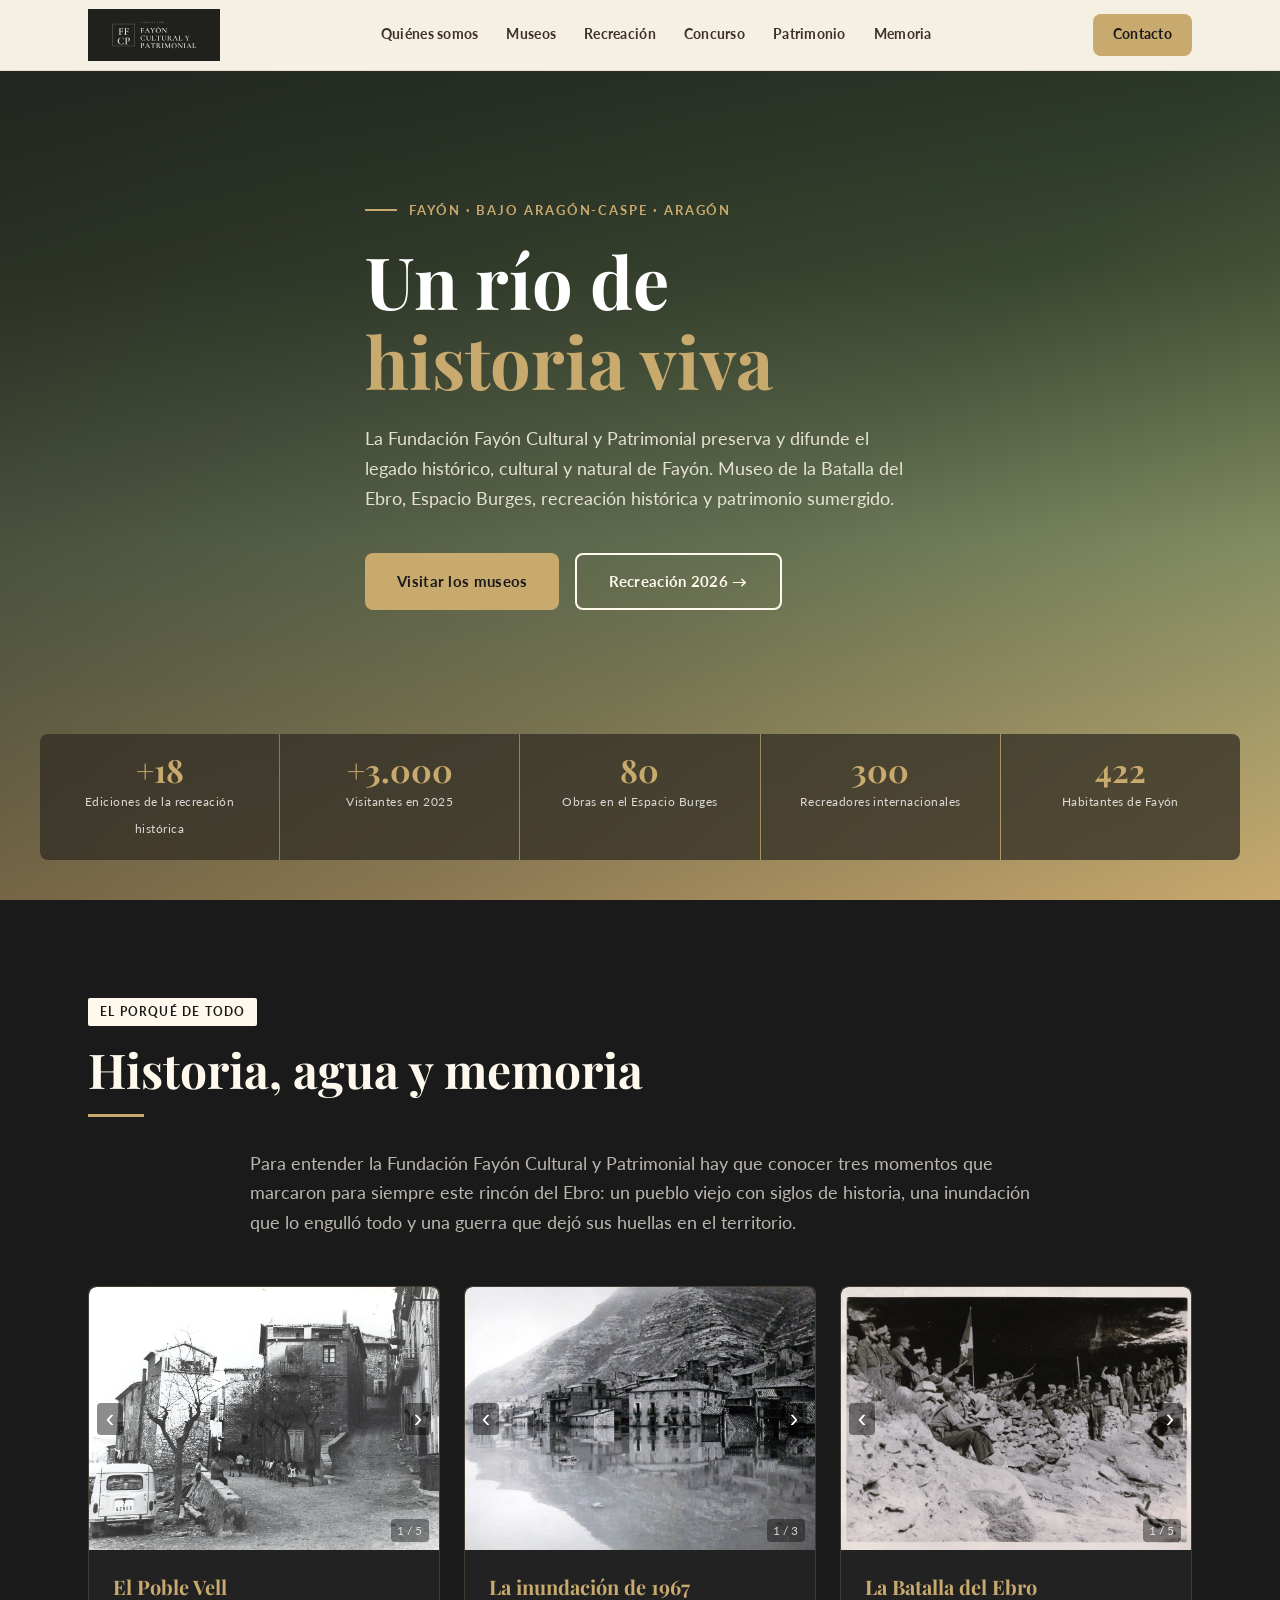
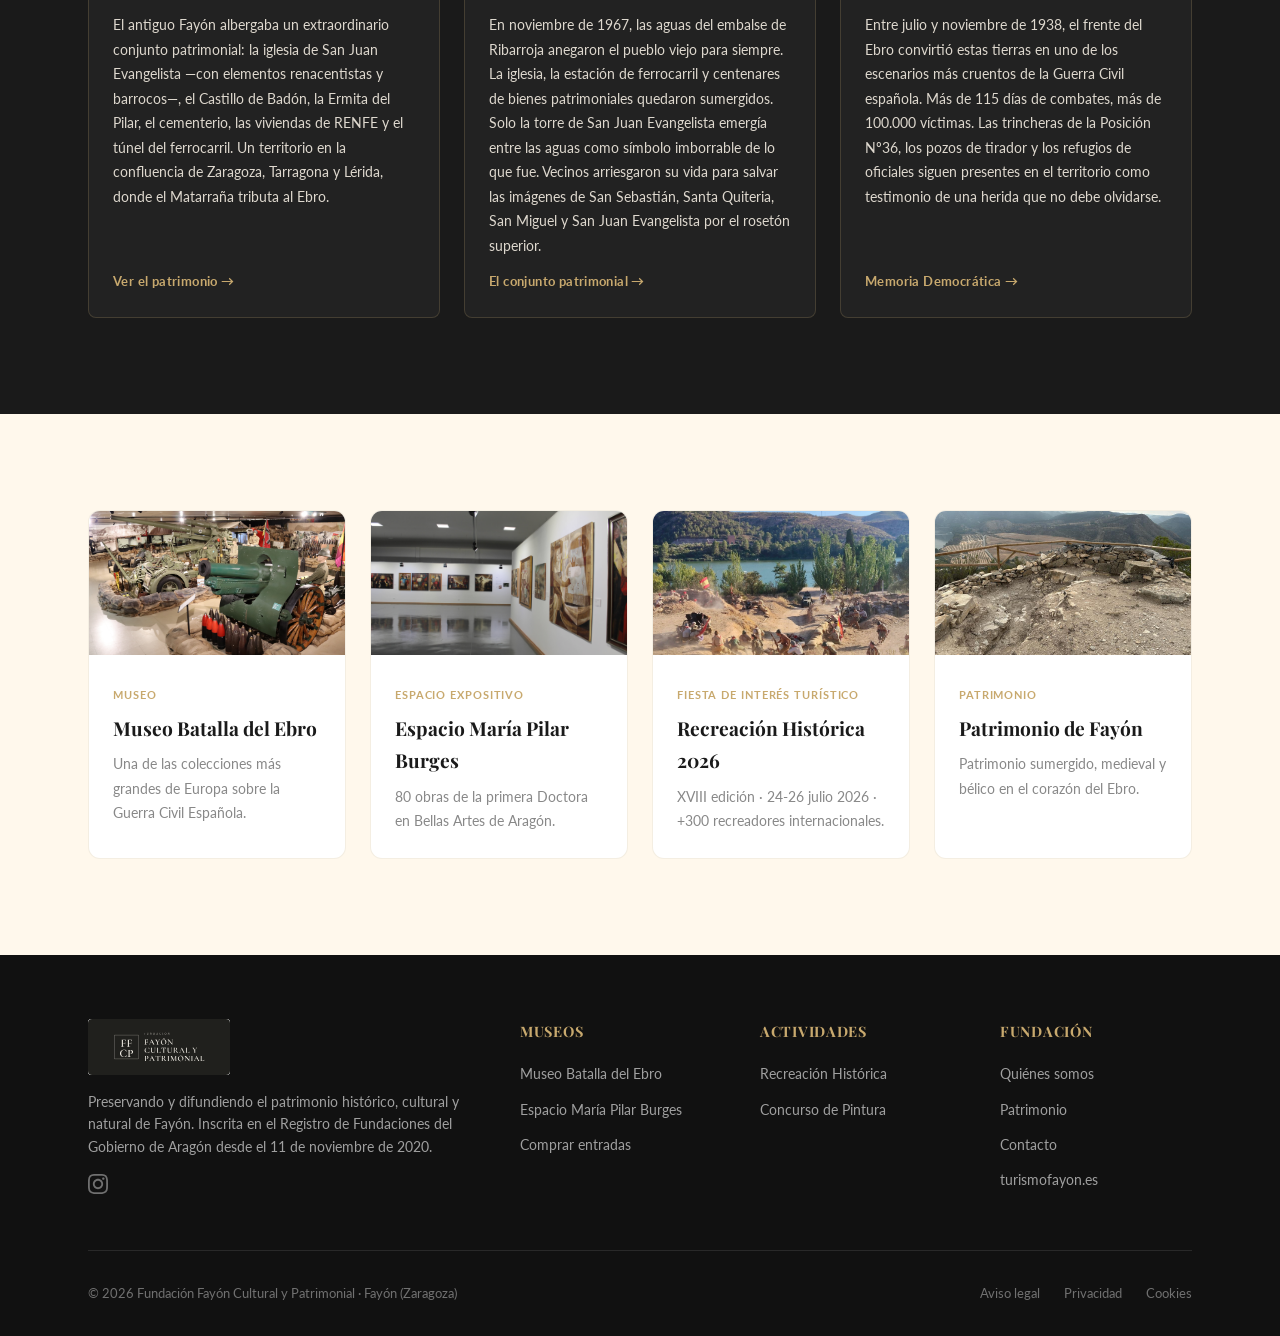
<file: index.html>
﻿<!DOCTYPE html>
<html lang="es">
<head>
  <meta charset="UTF-8" />
  <meta name="viewport" content="width=device-width, initial-scale=1.0" />
  <title>Fundación Fayón Cultural y Patrimonial</title>
  <meta name="description" content="La Fundación Fayón Cultural y Patrimonial preserva y difunde el patrimonio histórico, cultural y natural de Fayón. Museo de la Batalla del Ebro, Espacio Burges y recreación histórica." />
  <link rel="preconnect" href="https://fonts.googleapis.com" />
  <link rel="preconnect" href="https://fonts.gstatic.com" crossorigin />
  <link href="https://fonts.googleapis.com/css2?family=Cormorant+Garamond:wght@600&family=EB+Garamond:wght@500&family=Playfair+Display:ital,wght@0,400;0,600;0,700;1,400&family=Lato:wght@300;400;700&display=swap" rel="stylesheet" />
  <link rel="stylesheet" href="css/estilos.css" />
  <link rel="icon" type="image/svg+xml" href="resources/icons/Logo_pestañal.svg" />
</head>
<body>

<!-- NAV -->
<nav class="nav" id="nav">
  <div class="container">
    <div class="nav__inner">
      <a href="index.html" class="nav__logo">
        <img src="resources/icons/Logo · Fundación Fayón Cultural y Patrimonial.svg" alt="Fundación Fayón Cultural y Patrimonial" class="nav__logo-img" />
      </a>
      <ul class="nav__links">
        <li><a href="quienes-somos.html">Quiénes somos</a></li>
        <li><a href="museos.html">Museos</a></li>
        <li><a href="recreacion.html">Recreación</a></li>
        
        <li><a href="concurso.html">Concurso</a></li>
        <li><a href="patrimonio.html">Patrimonio</a></li>
        <li><a href="memoria.html">Memoria</a></li>
        
      </ul>
      <a href="contacto.html" class="btn btn-primary btn-sm nav__cta">Contacto</a>
      <button class="nav__burger" id="burger" aria-label="Menú">
        <span></span><span></span><span></span>
      </button>
    </div>
  </div>
  <div class="nav__mobile" id="mobileMenu">
    <a href="quienes-somos.html">Quiénes somos</a>
    <a href="museos.html">Museos</a>
    <a href="recreacion.html">Recreación Histórica</a>
    
    <a href="concurso.html">Concurso de Pintura</a>
    <a href="patrimonio.html">Patrimonio</a>
    <a href="memoria.html">Memoria Democrática</a>
    
    <a href="contacto.html">Contacto</a>
  </div>
</nav>

<!-- HERO -->
<section class="hero">
  <div class="hero__bg"></div>
  <div class="container">
    <div class="hero__content fade-in">
      <p class="hero__pretitle">Fayón · Bajo Aragón-Caspe · Aragón</p>
      <h1 class="hero__title">Un río de<br /><em>historia viva</em></h1>
      <p class="hero__sub">
        La Fundación Fayón Cultural y Patrimonial preserva y difunde el legado histórico,
        cultural y natural de Fayón. Museo de la Batalla del Ebro, Espacio Burges,
        recreación histórica y patrimonio sumergido.
      </p>
      <div class="hero__actions">
        <a href="museos.html" class="btn btn-primary">Visitar los museos</a>
        <a href="recreacion.html" class="btn btn-outline">Recreación 2026 →</a>
      </div>
    </div>
  </div>
  <div class="hero__stats">
    <div class="hero__stat"><strong>+18</strong><span>Ediciones de la recreación histórica</span></div>
    <div class="hero__stat"><strong>+3.000</strong><span>Visitantes en 2025</span></div>
    <div class="hero__stat"><strong>80</strong><span>Obras en el Espacio Burges</span></div>
    <div class="hero__stat"><strong>300</strong><span>Recreadores internacionales</span></div>
    <div class="hero__stat"><strong>422</strong><span>Habitantes de Fayón</span></div>
  </div>
</section>

<!-- CONTEXTUALIZACIÓN -->
<section class="section section--dark">
  <div class="container">
    <span class="badge">El porqué de todo</span>
    <h2 class="section-title">Historia, agua y memoria</h2>
    <div class="divider"></div>
    <p class="section-lead" style="max-width:780px; margin:0 auto 3rem;">
      Para entender la Fundación Fayón Cultural y Patrimonial hay que conocer tres momentos que marcaron para siempre este rincón del Ebro: un pueblo viejo con siglos de historia, una inundación que lo engulló todo y una guerra que dejó sus huellas en el territorio.
    </p>
    <div class="grid-3 fade-in">

      <div class="contexto-card">
        <div class="ctx-carousel" data-idx="0">
          <img src="fotos/index/poble_vell/Poble_vell.jpg" alt="El Poble Vell" />
          <img src="fotos/index/poble_vell/campanar.jpg" alt="El Poble Vell" style="display:none" />
          <img src="fotos/index/poble_vell/tren_tunel.jpg" alt="El Poble Vell" style="display:none" />
          <img src="fotos/index/poble_vell/Explorar0015.jpg" alt="El Poble Vell" style="display:none" />
          <img src="fotos/index/poble_vell/escanear0005.jpg" alt="El Poble Vell" style="display:none" />
          <button class="ctx-btn ctx-btn--prev" onclick="ctxMove(this,-1)" aria-label="Anterior">&#8249;</button>
          <button class="ctx-btn ctx-btn--next" onclick="ctxMove(this,1)" aria-label="Siguiente">&#8250;</button>
          <span class="ctx-count">1 / 5</span>
        </div>
        <h3 class="contexto-card__title">El Poble Vell</h3>
        <p class="contexto-card__text">
          El antiguo Fayón albergaba un extraordinario conjunto patrimonial: la iglesia de San Juan Evangelista —con elementos renacentistas y barrocos—, el Castillo de Badón, la Ermita del Pilar, el cementerio, las viviendas de RENFE y el túnel del ferrocarril. Un territorio en la confluencia de Zaragoza, Tarragona y Lérida, donde el Matarraña tributa al Ebro.
        </p>
        <a href="patrimonio.html" class="contexto-card__link">Ver el patrimonio →</a>
      </div>

      <div class="contexto-card">
        <div class="ctx-carousel" data-idx="0">
          <img src="fotos/index/inundacion/inundación2.jpg" alt="La inundación de 1967" />
          <img src="fotos/index/inundacion/inundación3.jpg" alt="La inundación de 1967" style="display:none" />
          <img src="fotos/index/inundacion/inundación.jpg" alt="La inundación de 1967" style="display:none" />
          <button class="ctx-btn ctx-btn--prev" onclick="ctxMove(this,-1)" aria-label="Anterior">&#8249;</button>
          <button class="ctx-btn ctx-btn--next" onclick="ctxMove(this,1)" aria-label="Siguiente">&#8250;</button>
          <span class="ctx-count">1 / 3</span>
        </div>
        <h3 class="contexto-card__title">La inundación de 1967</h3>
        <p class="contexto-card__text">
          En noviembre de 1967, las aguas del embalse de Ribarroja anegaron el pueblo viejo para siempre. La iglesia, la estación de ferrocarril y centenares de bienes patrimoniales quedaron sumergidos. Solo la torre de San Juan Evangelista emergía entre las aguas como símbolo imborrable de lo que fue. Vecinos arriesgaron su vida para salvar las imágenes de San Sebastián, Santa Quiteria, San Miguel y San Juan Evangelista por el rosetón superior.
        </p>
        <a href="patrimonio.html" class="contexto-card__link">El conjunto patrimonial →</a>
      </div>

      <div class="contexto-card">
        <div class="ctx-carousel" data-idx="0">
          <img src="fotos/index/batalla_ebro/Frente de Aragón (Fayón)_Cova de l'Oriola.jpg" alt="La Batalla del Ebro" />
          <img src="fotos/index/batalla_ebro/Diversas_actividades_de_los_soldados_en_el_frente_de_Teruel_centinelas_trincheras_aprovisionamiento_atenciones_a_heridos_rancho_y_aviadores_republicanos_Material_gráfico__47.jpg" alt="La Batalla del Ebro" style="display:none" />
          <img src="fotos/index/batalla_ebro/PASARELA 2.webp" alt="La Batalla del Ebro" style="display:none" />
          <img src="fotos/index/batalla_ebro/foto_10.png" alt="La Batalla del Ebro" style="display:none" />
          <img src="fotos/index/batalla_ebro/_Escenas_del_frente._Lugares_sin_identificar._Bando_Nacional__19.jpg" alt="La Batalla del Ebro" style="display:none" />
          <button class="ctx-btn ctx-btn--prev" onclick="ctxMove(this,-1)" aria-label="Anterior">&#8249;</button>
          <button class="ctx-btn ctx-btn--next" onclick="ctxMove(this,1)" aria-label="Siguiente">&#8250;</button>
          <span class="ctx-count">1 / 5</span>
        </div>
        <h3 class="contexto-card__title">La Batalla del Ebro</h3>
        <p class="contexto-card__text">
          Entre julio y noviembre de 1938, el frente del Ebro convirtió estas tierras en uno de los escenarios más cruentos de la Guerra Civil española. Más de 115 días de combates, más de 100.000 víctimas. Las trincheras de la Posición Nº36, los pozos de tirador y los refugios de oficiales siguen presentes en el territorio como testimonio de una herida que no debe olvidarse.
        </p>
        <a href="memoria.html" class="contexto-card__link">Memoria Democrática →</a>
      </div>

    </div>
  </div>
</section>

<!-- PRESENTACIÓN RÁPIDA -->
<section class="section">
  <div class="container">
    <div class="grid-3 fade-in">
      <a href="museos.html" class="card" style="text-decoration:none;">
        <div class="card__img" style="aspect-ratio:16/9; overflow:hidden;"><img src="fotos/index/foto_museo_batalla_ebro/IMG_1850.JPG" alt="Museo de la Batalla del Ebro" style="width:100%;height:100%;object-fit:cover;display:block;" /></div>
        <div class="card__body">
          <span class="card__tag">Museo</span>
          <h3 class="card__title">Museo Batalla del Ebro</h3>
          <p class="card__text">Una de las colecciones más grandes de Europa sobre la Guerra Civil Española.</p>
        </div>
      </a>
      <a href="museos.html#burges" class="card" style="text-decoration:none;">
        <div class="card__img" style="aspect-ratio:16/9; overflow:hidden;"><img src="fotos/index/foto_espacio_burges/IMG_9628.JPG" alt="Espacio María Pilar Burges" style="width:100%;height:100%;object-fit:cover;display:block;" /></div>
        <div class="card__body">
          <span class="card__tag">Espacio Expositivo</span>
          <h3 class="card__title">Espacio María Pilar Burges</h3>
          <p class="card__text">80 obras de la primera Doctora en Bellas Artes de Aragón.</p>
        </div>
      </a>
      <a href="recreacion.html" class="card" style="text-decoration:none;">
        <div class="card__img" style="aspect-ratio:16/9; overflow:hidden;"><img src="fotos/index/foto_recreación/F1 Batalla Fayon 2025 - Turismo Fayón.jpg" alt="Recreación Histórica Batalla del Ebro" style="width:100%;height:100%;object-fit:cover;display:block;" /></div>
        <div class="card__body">
          <span class="card__tag">Fiesta de Interés Turístico</span>
          <h3 class="card__title">Recreación Histórica 2026</h3>
          <p class="card__text">XVIII edición · 24-26 julio 2026 · +300 recreadores internacionales.</p>
        </div>
      </a>
      <a href="patrimonio.html" class="card" style="text-decoration:none;">
        <div class="card__img" style="aspect-ratio:16/9; overflow:hidden;"><img src="fotos/index/patrimonio/posicion9.jpeg" alt="Patrimonio de Fayón" style="width:100%;height:100%;object-fit:cover;display:block;" /></div>
        <div class="card__body">
          <span class="card__tag">Patrimonio</span>
          <h3 class="card__title">Patrimonio de Fayón</h3>
          <p class="card__text">Patrimonio sumergido, medieval y bélico en el corazón del Ebro.</p>
        </div>
      </a>
    </div>

  </div>
</section>

<!-- FOOTER -->
<footer>
  <div class="container">
    <div class="footer-grid">
      <div class="footer-brand">
        <div class="footer-logo">
          <img src="resources/icons/Logo · Fundación Fayón Cultural y Patrimonial.svg" alt="Fundación Fayón Cultural y Patrimonial" class="footer-logo-img" />
        </div>
        <p>Preservando y difundiendo el patrimonio histórico, cultural y natural de Fayón. Inscrita en el Registro de Fundaciones del Gobierno de Aragón desde el 11 de noviembre de 2020.</p>
        <div style="display:flex; gap:.5rem; margin-top:.5rem;">
          <a href="https://www.instagram.com/fayonturistico" target="_blank" style="color:rgba(255,255,255,.4);" aria-label="Instagram">
            <svg width="20" height="20" fill="currentColor" viewBox="0 0 24 24"><path d="M12 2.163c3.204 0 3.584.012 4.85.07 3.252.148 4.771 1.691 4.919 4.919.058 1.265.069 1.645.069 4.849 0 3.205-.012 3.584-.069 4.849-.149 3.225-1.664 4.771-4.919 4.919-1.266.058-1.644.07-4.85.07-3.204 0-3.584-.012-4.849-.07-3.26-.149-4.771-1.699-4.919-4.92-.058-1.265-.07-1.644-.07-4.849 0-3.204.013-3.583.07-4.849.149-3.227 1.664-4.771 4.919-4.919 1.266-.057 1.645-.069 4.849-.069zm0-2.163c-3.259 0-3.667.014-4.947.072-4.358.2-6.78 2.618-6.98 6.98-.059 1.281-.073 1.689-.073 4.948 0 3.259.014 3.668.072 4.948.2 4.358 2.618 6.78 6.98 6.98 1.281.058 1.689.072 4.948.072 3.259 0 3.668-.014 4.948-.072 4.354-.2 6.782-2.618 6.979-6.98.059-1.28.073-1.689.073-4.948 0-3.259-.014-3.667-.072-4.947-.196-4.354-2.617-6.78-6.979-6.98-1.281-.059-1.69-.073-4.949-.073zm0 5.838c-3.403 0-6.162 2.759-6.162 6.162s2.759 6.163 6.162 6.163 6.162-2.759 6.162-6.163c0-3.403-2.759-6.162-6.162-6.162zm0 10.162c-2.209 0-4-1.79-4-4 0-2.209 1.791-4 4-4s4 1.791 4 4c0 2.21-1.791 4-4 4zm6.406-11.845c-.796 0-1.441.645-1.441 1.44s.645 1.44 1.441 1.44c.795 0 1.439-.645 1.439-1.44s-.644-1.44-1.439-1.44z"/></svg>
          </a>
        </div>
      </div>
      <div class="footer-col">
        <h4>Museos</h4>
        <ul>
          <li><a href="museos.html">Museo Batalla del Ebro</a></li>
          <li><a href="museos.html#burges">Espacio María Pilar Burges</a></li>
          <li><a href="https://entradas.turismofayon.es" target="_blank">Comprar entradas</a></li>
        </ul>
      </div>
      <div class="footer-col">
        <h4>Actividades</h4>
        <ul>
          <li><a href="recreacion.html">Recreación Histórica</a></li>
          
          <li><a href="concurso.html">Concurso de Pintura</a></li>
          
        </ul>
      </div>
      <div class="footer-col">
        <h4>Fundación</h4>
        <ul>
          <li><a href="quienes-somos.html">Quiénes somos</a></li>
          <li><a href="patrimonio.html">Patrimonio</a></li>
          <li><a href="contacto.html">Contacto</a></li>
          <li><a href="https://www.turismofayon.es" target="_blank">turismofayon.es</a></li>
        </ul>
      </div>
    </div>
    <div class="footer-bottom">
      <span>© 2026 Fundación Fayón Cultural y Patrimonial · Fayón (Zaragoza)</span>
      <span style="display:flex; gap:1.5rem;">
        <a href="#">Aviso legal</a>
        <a href="#">Privacidad</a>
        <a href="#">Cookies</a>
      </span>
    </div>
  </div>
</footer>

<button class="scroll-top" id="scrollTop" onclick="scrollToTop()" aria-label="Volver arriba">↑</button>
<script src="js/main.js"></script>
<script>
function ctxMove(btn, dir) {
  var carousel = btn.closest('.ctx-carousel');
  var imgs = carousel.querySelectorAll('img');
  var idx = parseInt(carousel.dataset.idx) || 0;
  imgs[idx].style.display = 'none';
  idx = (idx + dir + imgs.length) % imgs.length;
  imgs[idx].style.display = 'block';
  carousel.dataset.idx = idx;
  var counter = carousel.querySelector('.ctx-count');
  if (counter) counter.textContent = (idx + 1) + ' / ' + imgs.length;
}
</script>
</body>
</html>
</file>
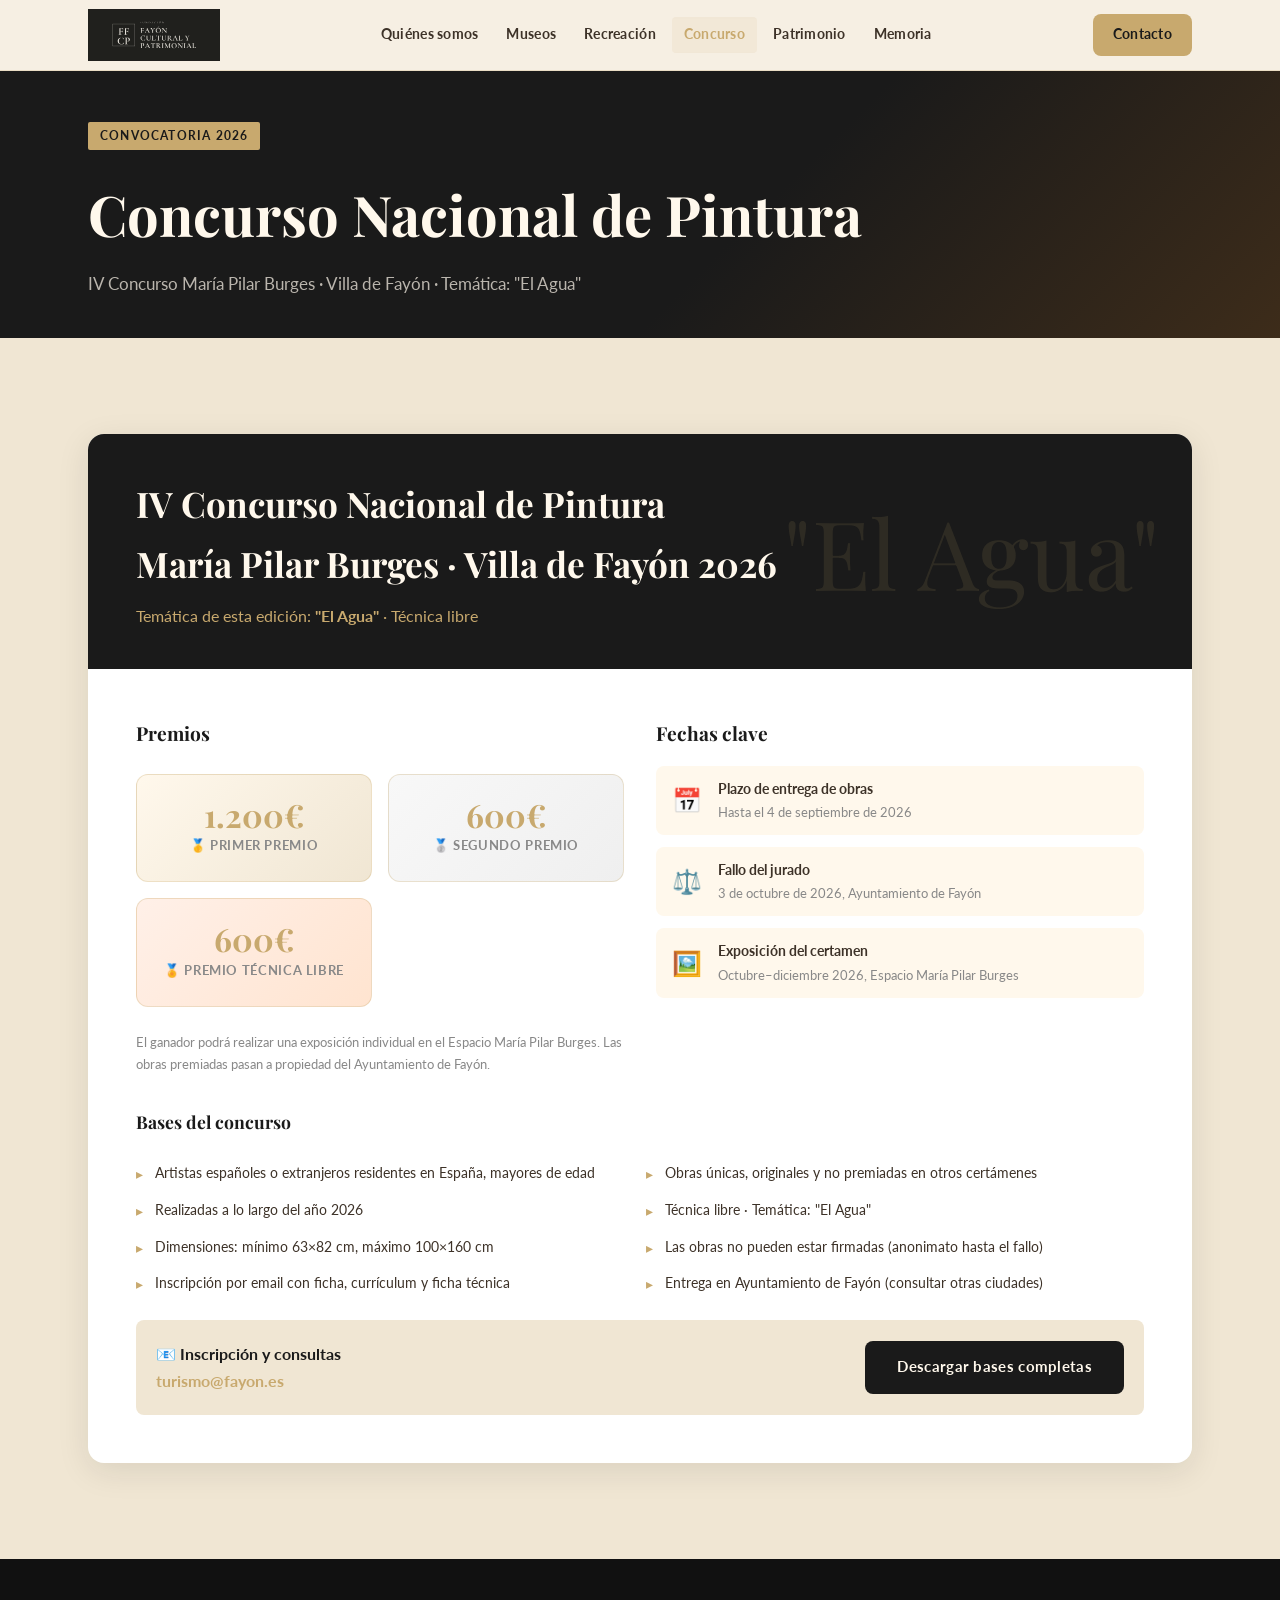
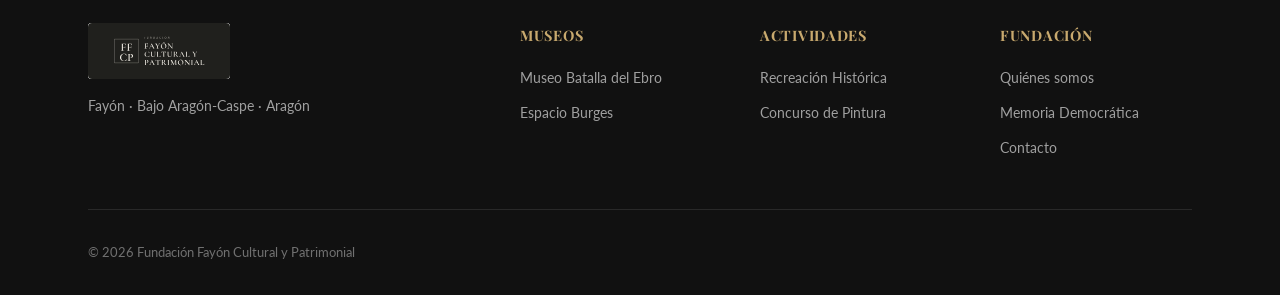
<file: concurso.html>
﻿<!DOCTYPE html>
<html lang="es">
<head>
  <meta charset="UTF-8" /><meta name="viewport" content="width=device-width, initial-scale=1.0" />
  <title>Concurso Nacional de Pintura Burges 2026 · Fundación Fayón</title>
  <meta name="description" content="IV Concurso Nacional de Pintura María Pilar Burges · Villa de Fayón 2026. Temática El Agua. Premios hasta 1.200€." />
  <link rel="preconnect" href="https://fonts.googleapis.com" /><link rel="preconnect" href="https://fonts.gstatic.com" crossorigin />
  <link href="https://fonts.googleapis.com/css2?family=Cormorant+Garamond:wght@600&family=EB+Garamond:wght@500&family=Playfair+Display:ital,wght@0,400;0,600;0,700;1,400&family=Lato:wght@300;400;700&display=swap" rel="stylesheet" />
  <link rel="stylesheet" href="css/estilos.css" />
  <link rel="icon" type="image/svg+xml" href="resources/icons/Logo_pestañal.svg" />
</head>
<body>
<nav class="nav" id="nav"><div class="container"><div class="nav__inner">
  <a href="index.html" class="nav__logo"><img src="resources/icons/Logo · Fundación Fayón Cultural y Patrimonial.svg" alt="Fundación Fayón Cultural y Patrimonial" class="nav__logo-img" /></a>
  <ul class="nav__links"><li><a href="quienes-somos.html">Quiénes somos</a></li><li><a href="museos.html">Museos</a></li><li><a href="recreacion.html">Recreación</a></li><li><a href="concurso.html">Concurso</a></li><li><a href="patrimonio.html">Patrimonio</a></li><li><a href="memoria.html">Memoria</a></li></ul>
  <a href="contacto.html" class="btn btn-primary btn-sm nav__cta">Contacto</a>
  <button class="nav__burger" id="burger" aria-label="Menú"><span></span><span></span><span></span></button>
</div></div>
<div class="nav__mobile" id="mobileMenu"><a href="quienes-somos.html">Quiénes somos</a><a href="museos.html">Museos</a><a href="recreacion.html">Recreación Histórica</a><a href="concurso.html">Concurso de Pintura</a><a href="patrimonio.html">Patrimonio</a><a href="memoria.html">Memoria Democrática</a><a href="contacto.html">Contacto</a></div>
</nav>

<div class="page-hero"><div class="container">
  <span class="badge">Convocatoria 2026</span>
  <h1>Concurso Nacional de Pintura</h1>
  <p>IV Concurso María Pilar Burges · Villa de Fayón · Temática: "El Agua"</p>
</div></div>

<section class="section section--mid">
  <div class="container">
    <div class="concurso-block fade-in">
      <div class="concurso-header">
        <h2>IV Concurso Nacional de Pintura<br/>María Pilar Burges · Villa de Fayón 2026</h2>
        <p>Temática de esta edición: <strong>"El Agua"</strong> · Técnica libre</p>
      </div>
      <div class="concurso-body">
        <div class="grid-2">
          <div>
            <h3 style="font-family:var(--ff-display); font-size:1.2rem; color:var(--estructura); margin-bottom:1rem;">Premios</h3>
            <div class="premios-grid">
              <div class="premio premio--gold"><div class="premio__amount">1.200€</div><div class="premio__label">🥇 Primer Premio</div></div>
              <div class="premio premio--silver"><div class="premio__amount">600€</div><div class="premio__label">🥈 Segundo Premio</div></div>
              <div class="premio premio--bronze"><div class="premio__amount">600€</div><div class="premio__label">🏅 Premio Técnica Libre</div></div>
            </div>
            <p style="font-size:.82rem; color:var(--gris); margin-top:.5rem;">El ganador podrá realizar una exposición individual en el Espacio María Pilar Burges. Las obras premiadas pasan a propiedad del Ayuntamiento de Fayón.</p>
          </div>
          <div>
            <h3 style="font-family:var(--ff-display); font-size:1.2rem; color:var(--estructura); margin-bottom:1rem;">Fechas clave</h3>
            <div style="display:flex; flex-direction:column; gap:.75rem; margin-bottom:1.25rem;">
              <div style="display:flex; gap:1rem; align-items:center; background:var(--base); padding:.75rem 1rem; border-radius:8px;"><span style="font-size:1.5rem;">📅</span><div><p style="font-weight:700; font-size:.85rem;">Plazo de entrega de obras</p><p style="font-size:.82rem; color:var(--gris);">Hasta el 4 de septiembre de 2026</p></div></div>
              <div style="display:flex; gap:1rem; align-items:center; background:var(--base); padding:.75rem 1rem; border-radius:8px;"><span style="font-size:1.5rem;">⚖️</span><div><p style="font-weight:700; font-size:.85rem;">Fallo del jurado</p><p style="font-size:.82rem; color:var(--gris);">3 de octubre de 2026, Ayuntamiento de Fayón</p></div></div>
              <div style="display:flex; gap:1rem; align-items:center; background:var(--base); padding:.75rem 1rem; border-radius:8px;"><span style="font-size:1.5rem;">🖼️</span><div><p style="font-weight:700; font-size:.85rem;">Exposición del certamen</p><p style="font-size:.82rem; color:var(--gris);">Octubre–diciembre 2026, Espacio María Pilar Burges</p></div></div>
            </div>
          </div>
        </div>
        <div style="margin-top:2rem;">
          <h3 style="font-family:var(--ff-display); font-size:1.1rem; color:var(--estructura); margin-bottom:1rem;">Bases del concurso</h3>
          <div class="bases-list">
            <div class="base-item">Artistas españoles o extranjeros residentes en España, mayores de edad</div>
            <div class="base-item">Obras únicas, originales y no premiadas en otros certámenes</div>
            <div class="base-item">Realizadas a lo largo del año 2026</div>
            <div class="base-item">Técnica libre · Temática: "El Agua"</div>
            <div class="base-item">Dimensiones: mínimo 63×82 cm, máximo 100×160 cm</div>
            <div class="base-item">Las obras no pueden estar firmadas (anonimato hasta el fallo)</div>
            <div class="base-item">Inscripción por email con ficha, currículum y ficha técnica</div>
            <div class="base-item">Entrega en Ayuntamiento de Fayón (consultar otras ciudades)</div>
          </div>
        </div>
        <div style="background:var(--base-mid); border-radius:var(--r); padding:1.25rem; margin-top:1.5rem; display:flex; align-items:center; justify-content:space-between; flex-wrap:wrap; gap:1rem;">
          <div>
            <p style="font-weight:700; color:var(--estructura);">📧 Inscripción y consultas</p>
            <a href="mailto:turismo@fayon.es" style="color:var(--acento); font-weight:700;">turismo@fayon.es</a>
          </div>
          <a href="MUSEUS/ESPACIO BURGES/Bases-IV-Concurso-Nacional-Pintura-Ma-Pilar-Burges-Aznar.pdf" target="_blank" class="btn btn-dark">Descargar bases completas</a>
        </div>
      </div>
    </div>
  </div>
</section>

<footer><div class="container"><div class="footer-grid">
  <div class="footer-brand"><div class="footer-logo"><img src="resources/icons/Logo · Fundación Fayón Cultural y Patrimonial.svg" alt="Fundación Fayón Cultural y Patrimonial" class="footer-logo-img" /></div><p>Fayón · Bajo Aragón-Caspe · Aragón</p></div>
  <div class="footer-col"><h4>Museos</h4><ul><li><a href="museos.html">Museo Batalla del Ebro</a></li><li><a href="museos.html#burges">Espacio Burges</a></li></ul></div>
  <div class="footer-col"><h4>Actividades</h4><ul><li><a href="recreacion.html">Recreación Histórica</a></li><li><a href="concurso.html">Concurso de Pintura</a></li></ul></div>
  <div class="footer-col"><h4>Fundación</h4><ul><li><a href="quienes-somos.html">Quiénes somos</a></li><li><a href="memoria.html">Memoria Democrática</a></li><li><a href="contacto.html">Contacto</a></li></ul></div>
</div><div class="footer-bottom"><span>© 2026 Fundación Fayón Cultural y Patrimonial</span></div></div></footer>
<button class="scroll-top" id="scrollTop" onclick="scrollToTop()" aria-label="Volver arriba">↑</button>
<script src="js/main.js"></script>
</body></html>
</file>
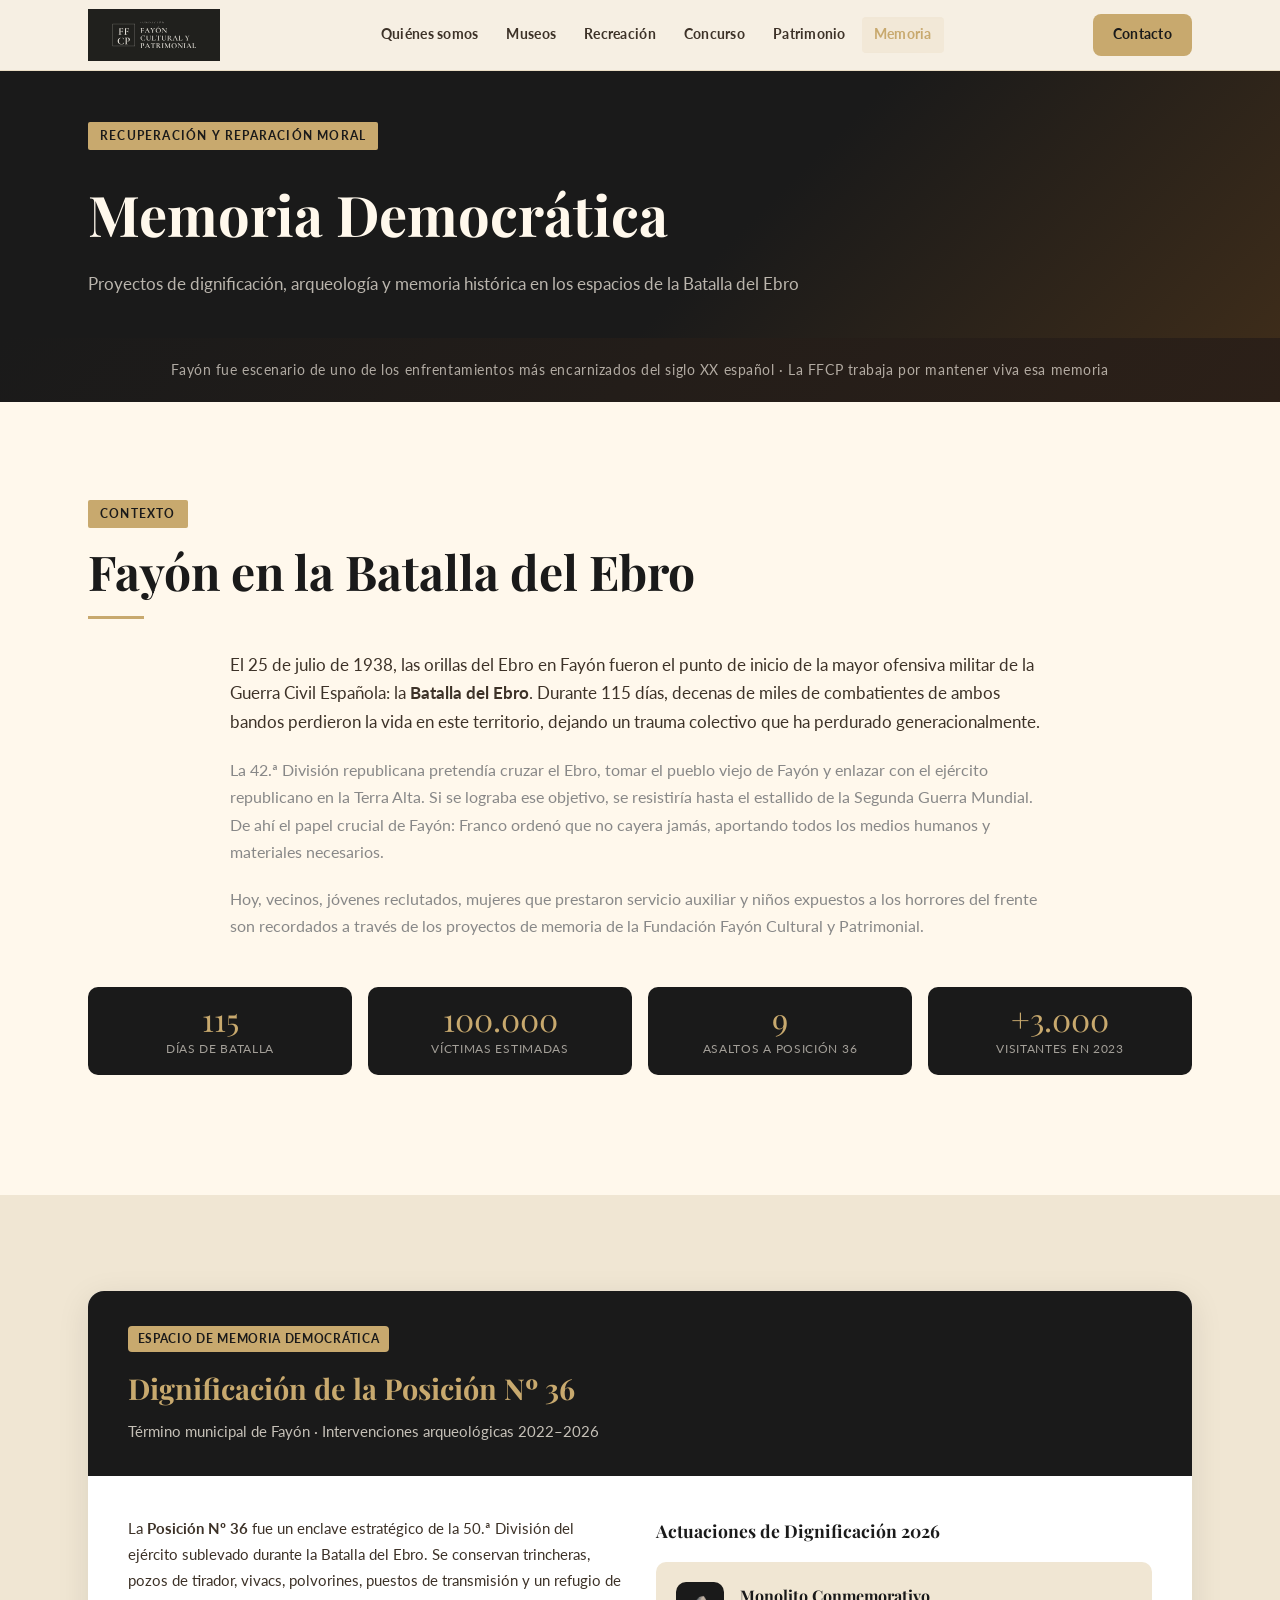
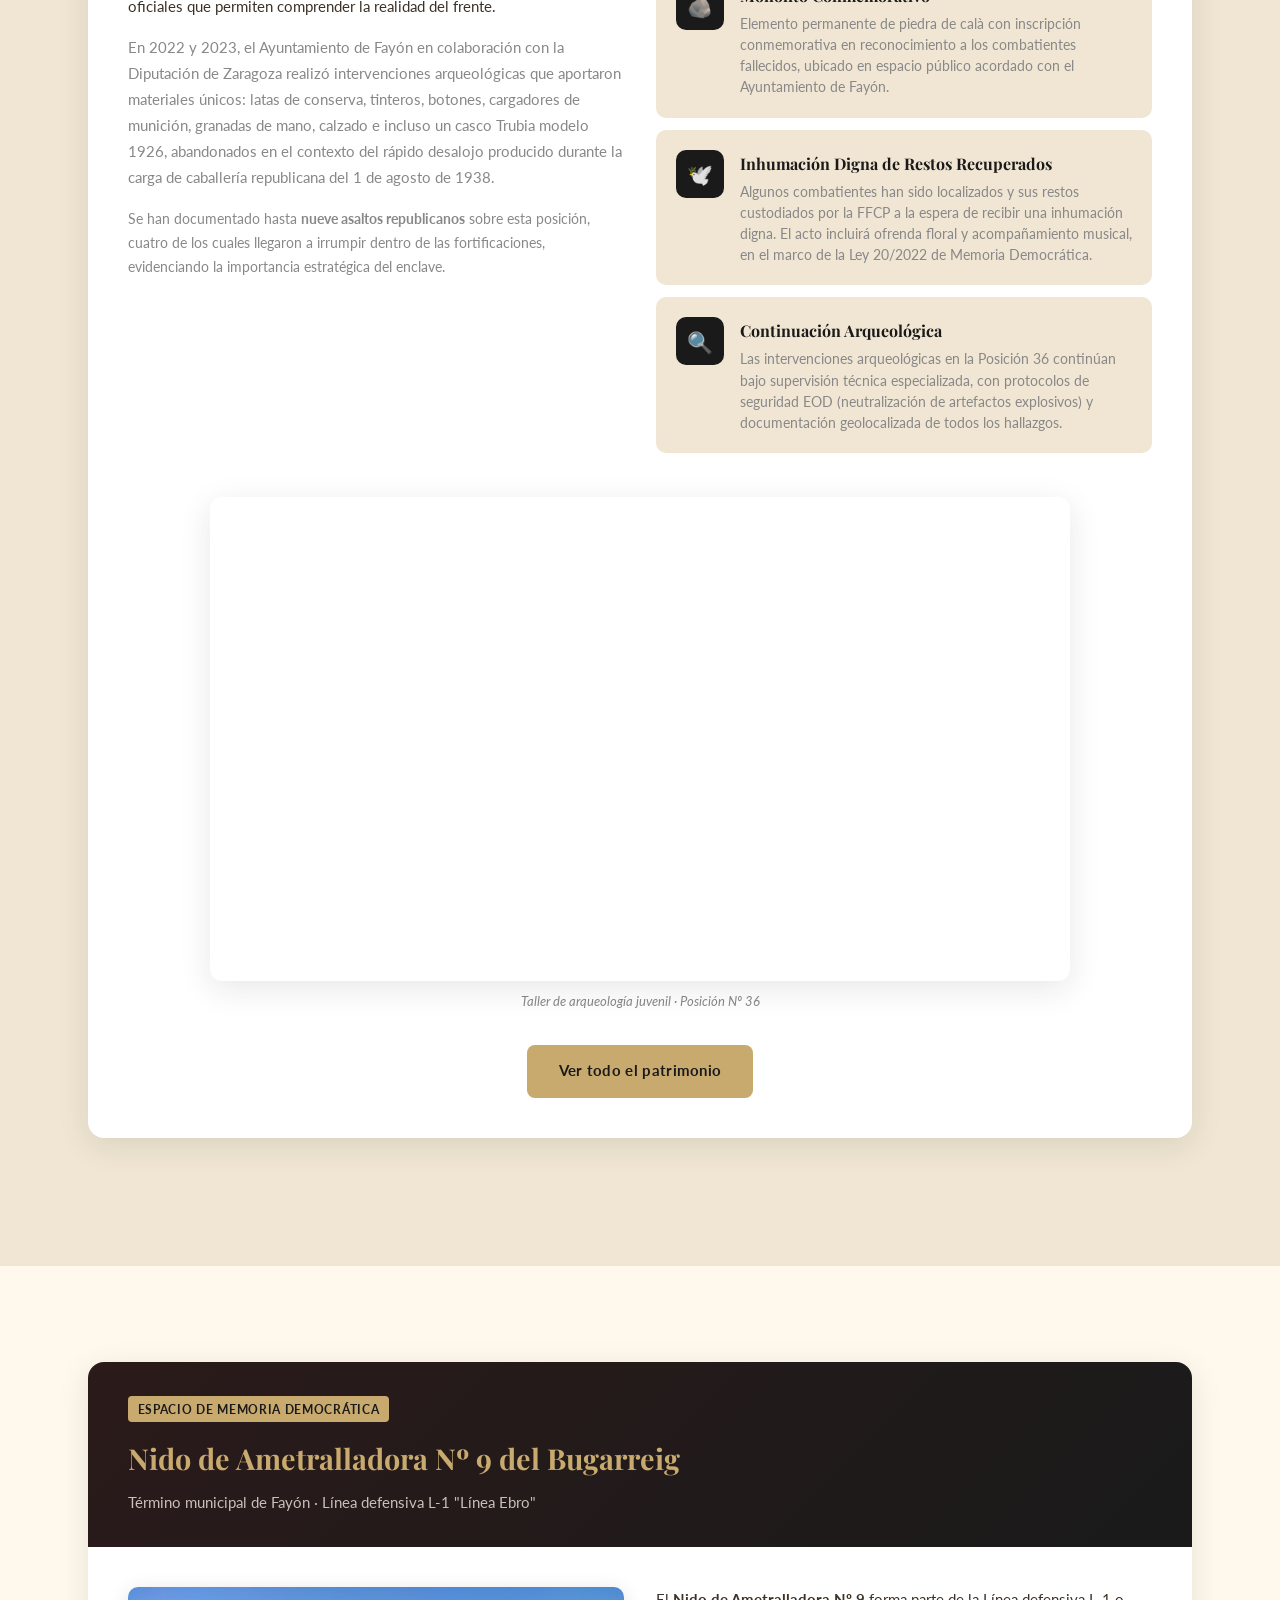
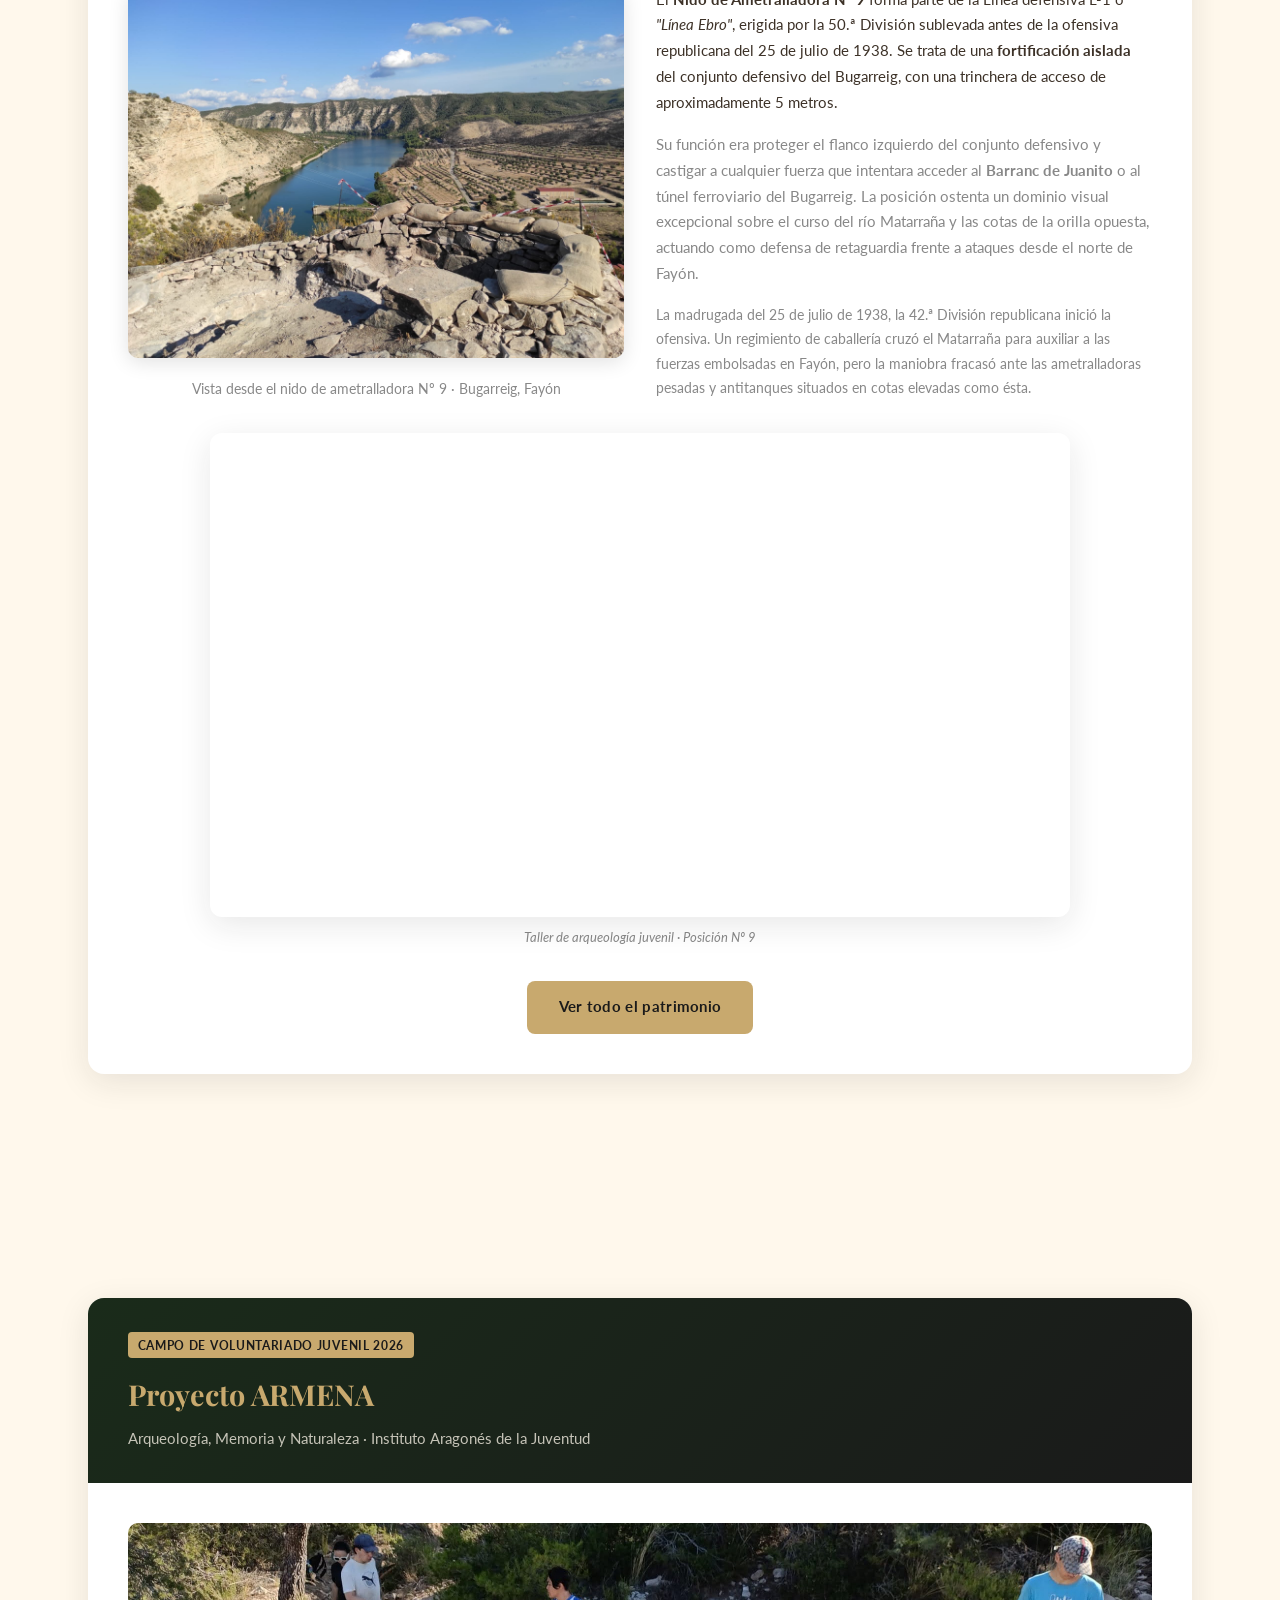
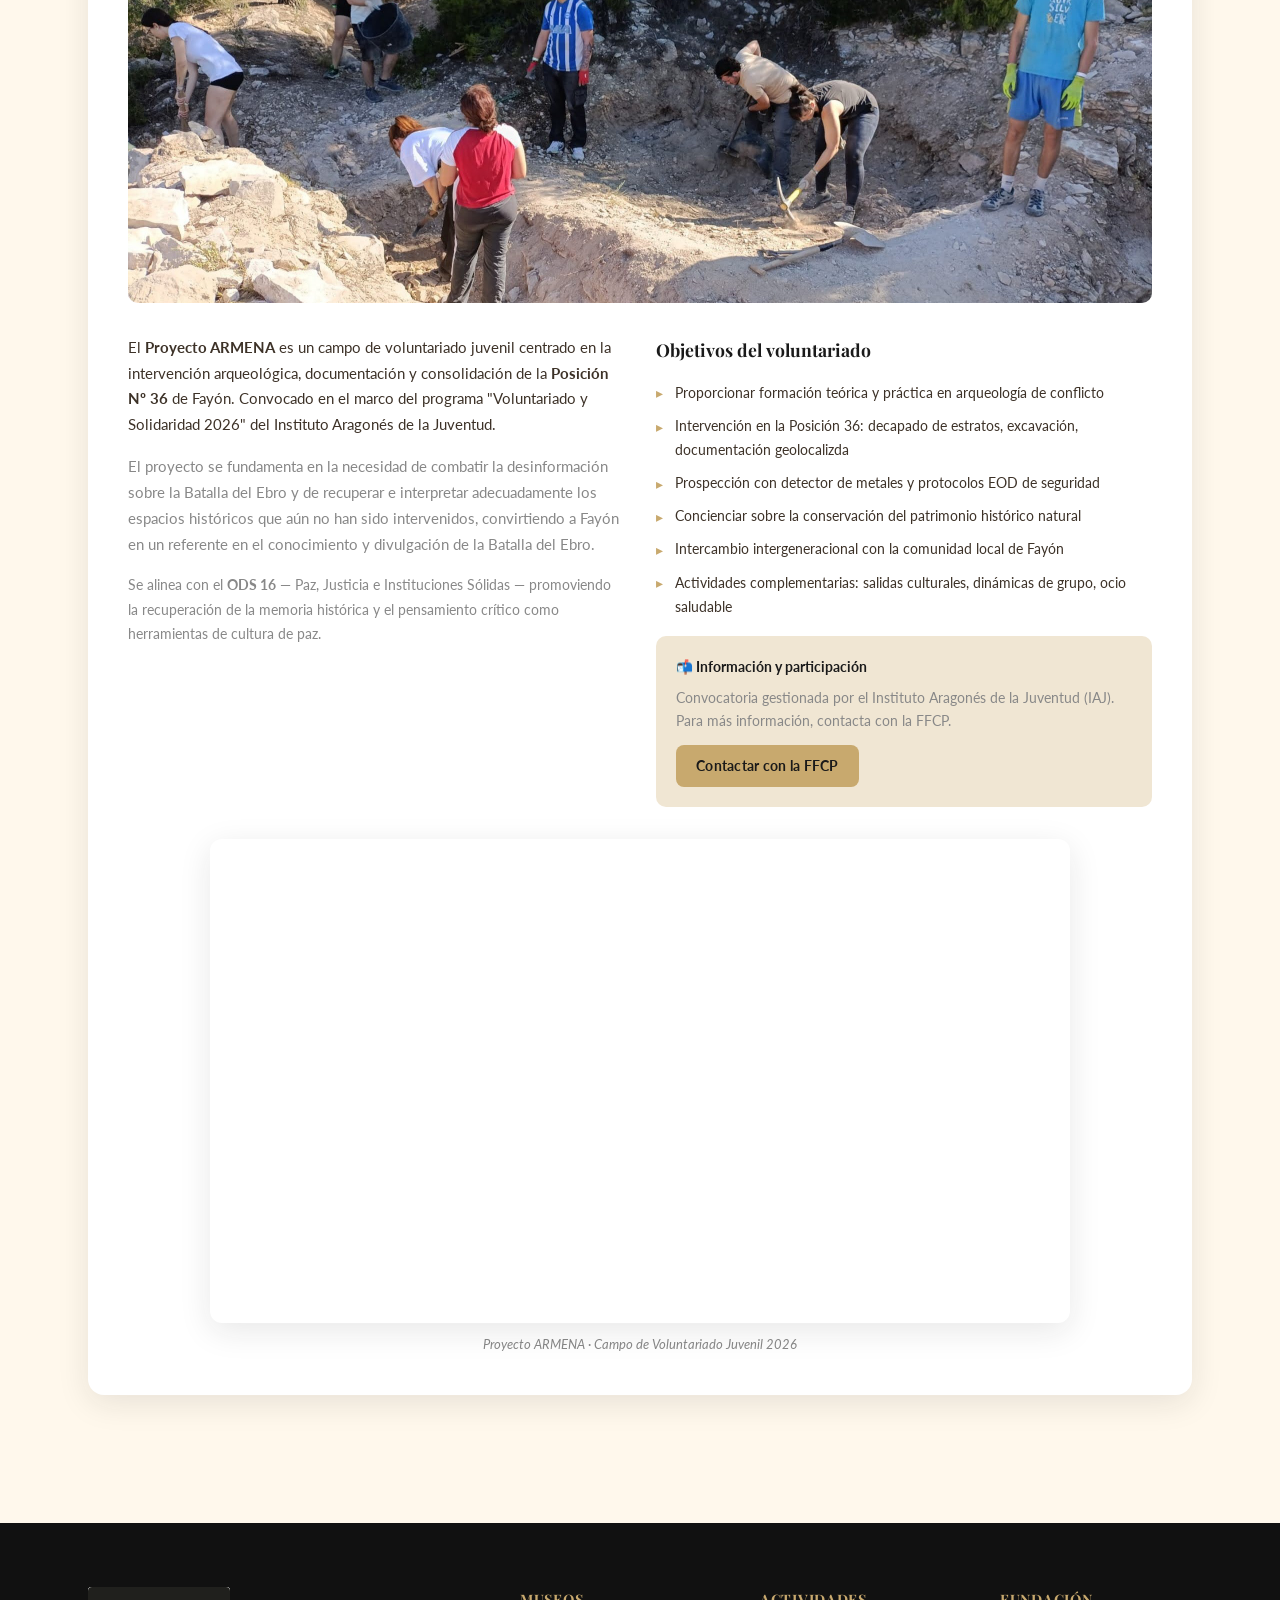
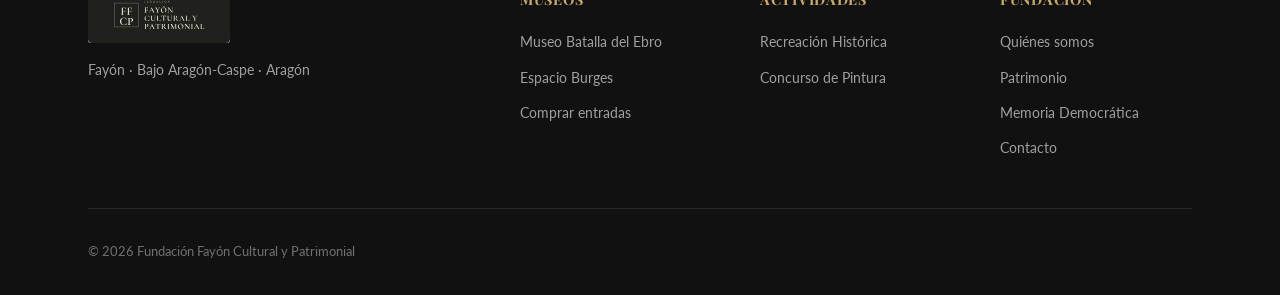
<file: memoria.html>
﻿<!DOCTYPE html>
<html lang="es">
<head>
  <meta charset="UTF-8" /><meta name="viewport" content="width=device-width, initial-scale=1.0" />
  <title>Memoria Democrática · Fundación Fayón Cultural y Patrimonial</title>
  <meta name="description" content="Proyectos de memoria democrática en Fayón: recuperación Posición Nº36, dignificación de combatientes y Proyecto ARMENA de voluntariado juvenil arqueológico." />
  <link rel="preconnect" href="https://fonts.googleapis.com" /><link rel="preconnect" href="https://fonts.gstatic.com" crossorigin />
  <link href="https://fonts.googleapis.com/css2?family=Cormorant+Garamond:wght@600&family=EB+Garamond:wght@500&family=Playfair+Display:ital,wght@0,400;0,600;0,700;1,400&family=Lato:wght@300;400;700&display=swap" rel="stylesheet" />
  <link rel="stylesheet" href="css/estilos.css" />
  <link rel="icon" type="image/svg+xml" href="resources/icons/Logo_pestañal.svg" />
</head>
<body>
<nav class="nav" id="nav"><div class="container"><div class="nav__inner">
  <a href="index.html" class="nav__logo"><img src="resources/icons/Logo · Fundación Fayón Cultural y Patrimonial.svg" alt="Fundación Fayón Cultural y Patrimonial" class="nav__logo-img" /></a>
  <ul class="nav__links"><li><a href="quienes-somos.html">Quiénes somos</a></li><li><a href="museos.html">Museos</a></li><li><a href="recreacion.html">Recreación</a></li><li><a href="concurso.html">Concurso</a></li><li><a href="patrimonio.html">Patrimonio</a></li><li><a href="memoria.html">Memoria</a></li></ul>
  <a href="contacto.html" class="btn btn-primary btn-sm nav__cta">Contacto</a>
  <button class="nav__burger" id="burger" aria-label="Menú"><span></span><span></span><span></span></button>
</div></div>
<div class="nav__mobile" id="mobileMenu"><a href="quienes-somos.html">Quiénes somos</a><a href="museos.html">Museos</a><a href="recreacion.html">Recreación Histórica</a><a href="concurso.html">Concurso de Pintura</a><a href="patrimonio.html">Patrimonio</a><a href="memoria.html">Memoria Democrática</a><a href="contacto.html">Contacto</a></div>
</nav>

<div class="page-hero"><div class="container">
  <span class="badge">Recuperación y reparación moral</span>
  <h1>Memoria Democrática</h1>
  <p>Proyectos de dignificación, arqueología y memoria histórica en los espacios de la Batalla del Ebro</p>
</div></div>

<div class="memoria-hero-strip">
  <div class="container">
    <p>Fayón fue escenario de uno de los enfrentamientos más encarnizados del siglo XX español · La FFCP trabaja por mantener viva esa memoria</p>
  </div>
</div>

<!-- ========================================================
     CONTEXTO HISTÓRICO
======================================================== -->
<section class="section">
  <div class="container">
    <span class="badge">Contexto</span>
    <h2 class="section-title">Fayón en la Batalla del Ebro</h2>
    <div class="divider"></div>
    <div style="max-width:820px; margin:0 auto;">
      <p style="font-size:1.05rem; margin-bottom:1.25rem;">
        El 25 de julio de 1938, las orillas del Ebro en Fayón fueron el punto de inicio de la mayor ofensiva militar de la Guerra Civil Española: la <strong>Batalla del Ebro</strong>. Durante 115 días, decenas de miles de combatientes de ambos bandos perdieron la vida en este territorio, dejando un trauma colectivo que ha perdurado generacionalmente.
      </p>
      <p style="font-size:1rem; color:var(--gris); margin-bottom:1.25rem;">
        La 42.ª División republicana pretendía cruzar el Ebro, tomar el pueblo viejo de Fayón y enlazar con el ejército republicano en la Terra Alta. Si se lograba ese objetivo, se resistiría hasta el estallido de la Segunda Guerra Mundial. De ahí el papel crucial de Fayón: Franco ordenó que no cayera jamás, aportando todos los medios humanos y materiales necesarios.
      </p>
      <p style="font-size:1rem; color:var(--gris);">
        Hoy, vecinos, jóvenes reclutados, mujeres que prestaron servicio auxiliar y niños expuestos a los horrores del frente son recordados a través de los proyectos de memoria de la Fundación Fayón Cultural y Patrimonial.
      </p>
    </div>

    <div class="trinchera-datos fade-in" style="margin-top:3rem;">
      <div class="trinchera-dato"><div class="trinchera-dato__num">115</div><div class="trinchera-dato__label">Días de batalla</div></div>
      <div class="trinchera-dato"><div class="trinchera-dato__num">100.000</div><div class="trinchera-dato__label">Víctimas estimadas</div></div>
      <div class="trinchera-dato"><div class="trinchera-dato__num">9</div><div class="trinchera-dato__label">Asaltos a Posición 36</div></div>
      <div class="trinchera-dato"><div class="trinchera-dato__num">+3.000</div><div class="trinchera-dato__label">Visitantes en 2023</div></div>
    </div>
  </div>
</section>

<!-- ========================================================
     POSICIÓN Nº 36
======================================================== -->
<section class="section section--mid">
  <div class="container">
    <div class="memoria-block fade-in">
      <div class="memoria-block__header">
        <div class="memoria-tag">Espacio de Memoria Democrática</div>
        <h2>Dignificación de la Posición Nº 36</h2>
        <p>Término municipal de Fayón · Intervenciones arqueológicas 2022–2026</p>
      </div>
      <div class="memoria-block__body">
        <div class="grid-2">
          <div>
            <p style="margin-bottom:1rem; font-size:.95rem;">
              La <strong>Posición Nº 36</strong> fue un enclave estratégico de la 50.ª División del ejército sublevado durante la Batalla del Ebro. Se conservan trincheras, pozos de tirador, vivacs, polvorines, puestos de transmisión y un refugio de oficiales que permiten comprender la realidad del frente.
            </p>
            <p style="margin-bottom:1rem; font-size:.95rem; color:var(--gris);">
              En 2022 y 2023, el Ayuntamiento de Fayón en colaboración con la Diputación de Zaragoza realizó intervenciones arqueológicas que aportaron materiales únicos: latas de conserva, tinteros, botones, cargadores de munición, granadas de mano, calzado e incluso un casco Trubia modelo 1926, abandonados en el contexto del rápido desalojo producido durante la carga de caballería republicana del 1 de agosto de 1938.
            </p>
            <p style="font-size:.9rem; color:var(--gris);">
              Se han documentado hasta <strong>nueve asaltos republicanos</strong> sobre esta posición, cuatro de los cuales llegaron a irrumpir dentro de las fortificaciones, evidenciando la importancia estratégica del enclave.
            </p>
          </div>
          <div>
            <h3 style="font-family:var(--ff-display); font-size:1.1rem; color:var(--estructura); margin-bottom:1rem;">Actuaciones de Dignificación 2026</h3>
            <div class="dignificacion-item">
              <div class="dignificacion-icon">🪨</div>
              <div>
                <h4>Monolito Conmemorativo</h4>
                <p>Elemento permanente de piedra de calà con inscripción conmemorativa en reconocimiento a los combatientes fallecidos, ubicado en espacio público acordado con el Ayuntamiento de Fayón.</p>
              </div>
            </div>
            <div class="dignificacion-item">
              <div class="dignificacion-icon">🕊️</div>
              <div>
                <h4>Inhumación Digna de Restos Recuperados</h4>
                <p>Algunos combatientes han sido localizados y sus restos custodiados por la FFCP a la espera de recibir una inhumación digna. El acto incluirá ofrenda floral y acompañamiento musical, en el marco de la Ley 20/2022 de Memoria Democrática.</p>
              </div>
            </div>
            <div class="dignificacion-item">
              <div class="dignificacion-icon">🔍</div>
              <div>
                <h4>Continuación Arqueológica</h4>
                <p>Las intervenciones arqueológicas en la Posición 36 continúan bajo supervisión técnica especializada, con protocolos de seguridad EOD (neutralización de artefactos explosivos) y documentación geolocalizada de todos los hallazgos.</p>
              </div>
            </div>
          </div>
        </div>

        <div style="margin-top:2rem; max-width:860px; margin-left:auto; margin-right:auto;" class="fade-in">
          <div class="video-wrap">
            <iframe src="https://www.youtube.com/embed/CMc9Hj6tJpM" title="Taller de arqueología juvenil - Recuperando la Posición Nº36" allow="accelerometer; autoplay; clipboard-write; encrypted-media; gyroscope; picture-in-picture" allowfullscreen loading="lazy"></iframe>
          </div>
          <p class="video-label">Taller de arqueología juvenil · Posición Nº 36</p>
        </div>

        <div style="text-align:center; margin-top:2rem;">
          <a href="patrimonio.html" class="btn btn-primary">Ver todo el patrimonio</a>
        </div>
      </div>
    </div>
  </div>
</section>

<!-- ========================================================
     POSICIÓN Nº 9 — NIDO DE AMETRALLADORA DEL BUGARREIG
======================================================== -->
<section class="section" id="posicion9">
  <div class="container">
    <div class="memoria-block fade-in">
      <div class="memoria-block__header" style="background: linear-gradient(135deg, #2B1A1A, #1A1A1A);">
        <div class="memoria-tag">Espacio de Memoria Democrática</div>
        <h2>Nido de Ametralladora Nº 9 del Bugarreig</h2>
        <p>Término municipal de Fayón · Línea defensiva L-1 "Línea Ebro"</p>
      </div>
      <div class="memoria-block__body">
        <div class="grid-2">
          <div>
            <div style="border-radius:10px; overflow:hidden; margin-bottom:1.25rem; box-shadow:0 4px 20px rgba(0,0,0,.12);">
              <img src="fotos/memoria/posicion_9.jpeg" alt="Nido de ametralladora Nº9 del Bugarreig" style="width:100%; display:block; object-fit:cover;" />
            </div>
            <p style="font-size:.85rem; color:var(--gris); text-align:center;">Vista desde el nido de ametralladora Nº 9 · Bugarreig, Fayón</p>
          </div>
          <div>
            <p style="margin-bottom:1rem; font-size:.95rem;">
              El <strong>Nido de Ametralladora Nº 9</strong> forma parte de la Línea defensiva L-1 o <em>"Línea Ebro"</em>, erigida por la 50.ª División sublevada antes de la ofensiva republicana del 25 de julio de 1938. Se trata de una <strong>fortificación aislada</strong> del conjunto defensivo del Bugarreig, con una trinchera de acceso de aproximadamente 5 metros.
            </p>
            <p style="margin-bottom:1rem; font-size:.95rem; color:var(--gris);">
              Su función era proteger el flanco izquierdo del conjunto defensivo y castigar a cualquier fuerza que intentara acceder al <strong>Barranc de Juanito</strong> o al túnel ferroviario del Bugarreig. La posición ostenta un dominio visual excepcional sobre el curso del río Matarraña y las cotas de la orilla opuesta, actuando como defensa de retaguardia frente a ataques desde el norte de Fayón.
            </p>
            <p style="font-size:.9rem; color:var(--gris);">
              La madrugada del 25 de julio de 1938, la 42.ª División republicana inició la ofensiva. Un regimiento de caballería cruzó el Matarraña para auxiliar a las fuerzas embolsadas en Fayón, pero la maniobra fracasó ante las ametralladoras pesadas y antitanques situados en cotas elevadas como ésta.
            </p>
          </div>
        </div>

        <div style="margin-top:2rem; max-width:860px; margin-left:auto; margin-right:auto;" class="fade-in">
          <div class="video-wrap">
            <iframe src="https://www.youtube.com/embed/OWDuGAjTp7g" title="Taller de arqueología juvenil - Recuperando la Posición Nº9" allow="accelerometer; autoplay; clipboard-write; encrypted-media; gyroscope; picture-in-picture" allowfullscreen loading="lazy"></iframe>
          </div>
          <p class="video-label">Taller de arqueología juvenil · Posición Nº 9</p>
        </div>

        <div style="text-align:center; margin-top:2rem;">
          <a href="patrimonio.html" class="btn btn-primary">Ver todo el patrimonio</a>
        </div>
      </div>
    </div>
  </div>
</section>

<!-- ========================================================
     PROYECTO ARMENA
======================================================== -->
<section class="section">
  <div class="container">
    <div class="memoria-block fade-in">
      <div class="memoria-block__header" style="background: linear-gradient(135deg, #1A2B1A, #1A1A1A);">
        <div class="memoria-tag">Campo de Voluntariado Juvenil 2026</div>
        <h2>Proyecto ARMENA</h2>
        <p>Arqueología, Memoria y Naturaleza · Instituto Aragonés de la Juventud</p>
      </div>
      <div class="memoria-block__body">
        <div style="margin-bottom:2rem; border-radius:10px; overflow:hidden; max-height:380px;">
          <img src="fotos/Armena/Armena.jpg" alt="Proyecto ARMENA - Voluntariado juvenil arqueológico en Fayón" style="width:100%; height:100%; object-fit:cover; display:block;" />
        </div>
        <div class="grid-2">
          <div>
            <p style="margin-bottom:1rem; font-size:.95rem;">
              El <strong>Proyecto ARMENA</strong> es un campo de voluntariado juvenil centrado en la intervención arqueológica, documentación y consolidación de la <strong>Posición Nº 36</strong> de Fayón. Convocado en el marco del programa "Voluntariado y Solidaridad 2026" del Instituto Aragonés de la Juventud.
            </p>
            <p style="margin-bottom:1rem; font-size:.95rem; color:var(--gris);">
              El proyecto se fundamenta en la necesidad de combatir la desinformación sobre la Batalla del Ebro y de recuperar e interpretar adecuadamente los espacios históricos que aún no han sido intervenidos, convirtiendo a Fayón en un referente en el conocimiento y divulgación de la Batalla del Ebro.
            </p>
            <p style="font-size:.9rem; color:var(--gris);">
              Se alinea con el <strong>ODS 16</strong> — Paz, Justicia e Instituciones Sólidas — promoviendo la recuperación de la memoria histórica y el pensamiento crítico como herramientas de cultura de paz.
            </p>
          </div>
          <div>
            <h3 style="font-family:var(--ff-display); font-size:1.1rem; color:var(--estructura); margin-bottom:.75rem;">Objetivos del voluntariado</h3>
            <div class="memoria-objetivos">
              <div class="memoria-objetivo">Proporcionar formación teórica y práctica en arqueología de conflicto</div>
              <div class="memoria-objetivo">Intervención en la Posición 36: decapado de estratos, excavación, documentación geolocalizda</div>
              <div class="memoria-objetivo">Prospección con detector de metales y protocolos EOD de seguridad</div>
              <div class="memoria-objetivo">Concienciar sobre la conservación del patrimonio histórico natural</div>
              <div class="memoria-objetivo">Intercambio intergeneracional con la comunidad local de Fayón</div>
              <div class="memoria-objetivo">Actividades complementarias: salidas culturales, dinámicas de grupo, ocio saludable</div>
            </div>

            <div style="background:var(--base-mid); border-radius:10px; padding:1.25rem; margin-top:1rem;">
              <p style="font-weight:700; font-size:.85rem; color:var(--estructura); margin-bottom:.5rem;">📬 Información y participación</p>
              <p style="font-size:.85rem; color:var(--gris);">Convocatoria gestionada por el Instituto Aragonés de la Juventud (IAJ). Para más información, contacta con la FFCP.</p>
              <a href="contacto.html" class="btn btn-primary btn-sm" style="margin-top:.75rem; display:inline-flex;">Contactar con la FFCP</a>
            </div>
          </div>
        </div>

        <div style="margin-top:2rem; max-width:860px; margin-left:auto; margin-right:auto;" class="fade-in">
          <div class="video-wrap">
            <iframe src="https://www.youtube.com/embed/MuTOhJNlAwA" title="Proyecto ARMENA — Campo de Voluntariado Juvenil" allow="accelerometer; autoplay; clipboard-write; encrypted-media; gyroscope; picture-in-picture" allowfullscreen loading="lazy"></iframe>
          </div>
          <p class="video-label">Proyecto ARMENA · Campo de Voluntariado Juvenil 2026</p>
        </div>
      </div>
    </div>
  </div>
</section>


<footer><div class="container"><div class="footer-grid">
  <div class="footer-brand"><div class="footer-logo"><img src="resources/icons/Logo · Fundación Fayón Cultural y Patrimonial.svg" alt="Fundación Fayón Cultural y Patrimonial" class="footer-logo-img" /></div><p>Fayón · Bajo Aragón-Caspe · Aragón</p></div>
  <div class="footer-col"><h4>Museos</h4><ul><li><a href="museos.html">Museo Batalla del Ebro</a></li><li><a href="museos.html#burges">Espacio Burges</a></li><li><a href="https://entradas.turismofayon.es" target="_blank">Comprar entradas</a></li></ul></div>
  <div class="footer-col"><h4>Actividades</h4><ul><li><a href="recreacion.html">Recreación Histórica</a></li><li><a href="concurso.html">Concurso de Pintura</a></li></ul></div>
  <div class="footer-col"><h4>Fundación</h4><ul><li><a href="quienes-somos.html">Quiénes somos</a></li><li><a href="patrimonio.html">Patrimonio</a></li><li><a href="memoria.html">Memoria Democrática</a></li><li><a href="contacto.html">Contacto</a></li></ul></div>
</div><div class="footer-bottom"><span>© 2026 Fundación Fayón Cultural y Patrimonial</span></div></div></footer>
<button class="scroll-top" id="scrollTop" onclick="scrollToTop()" aria-label="Volver arriba">↑</button>
<script src="js/main.js"></script>
</body></html>
</file>
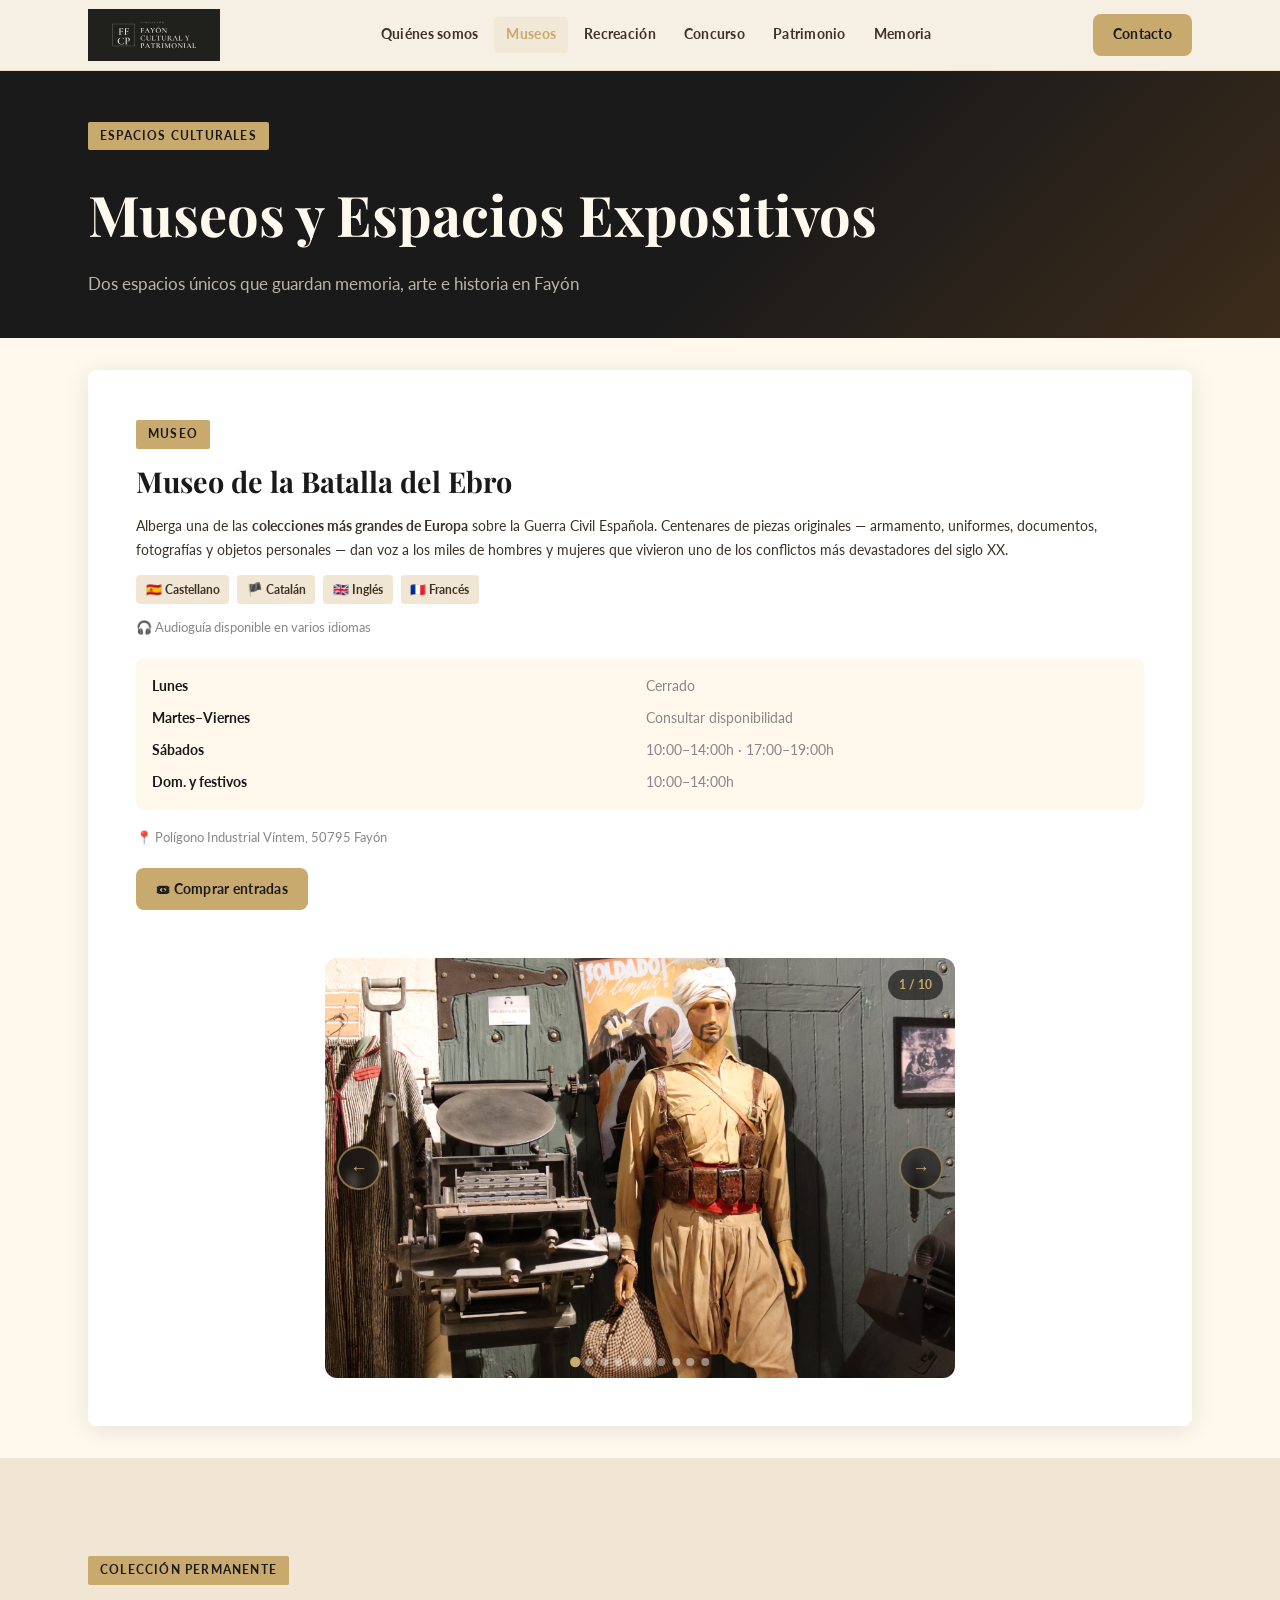
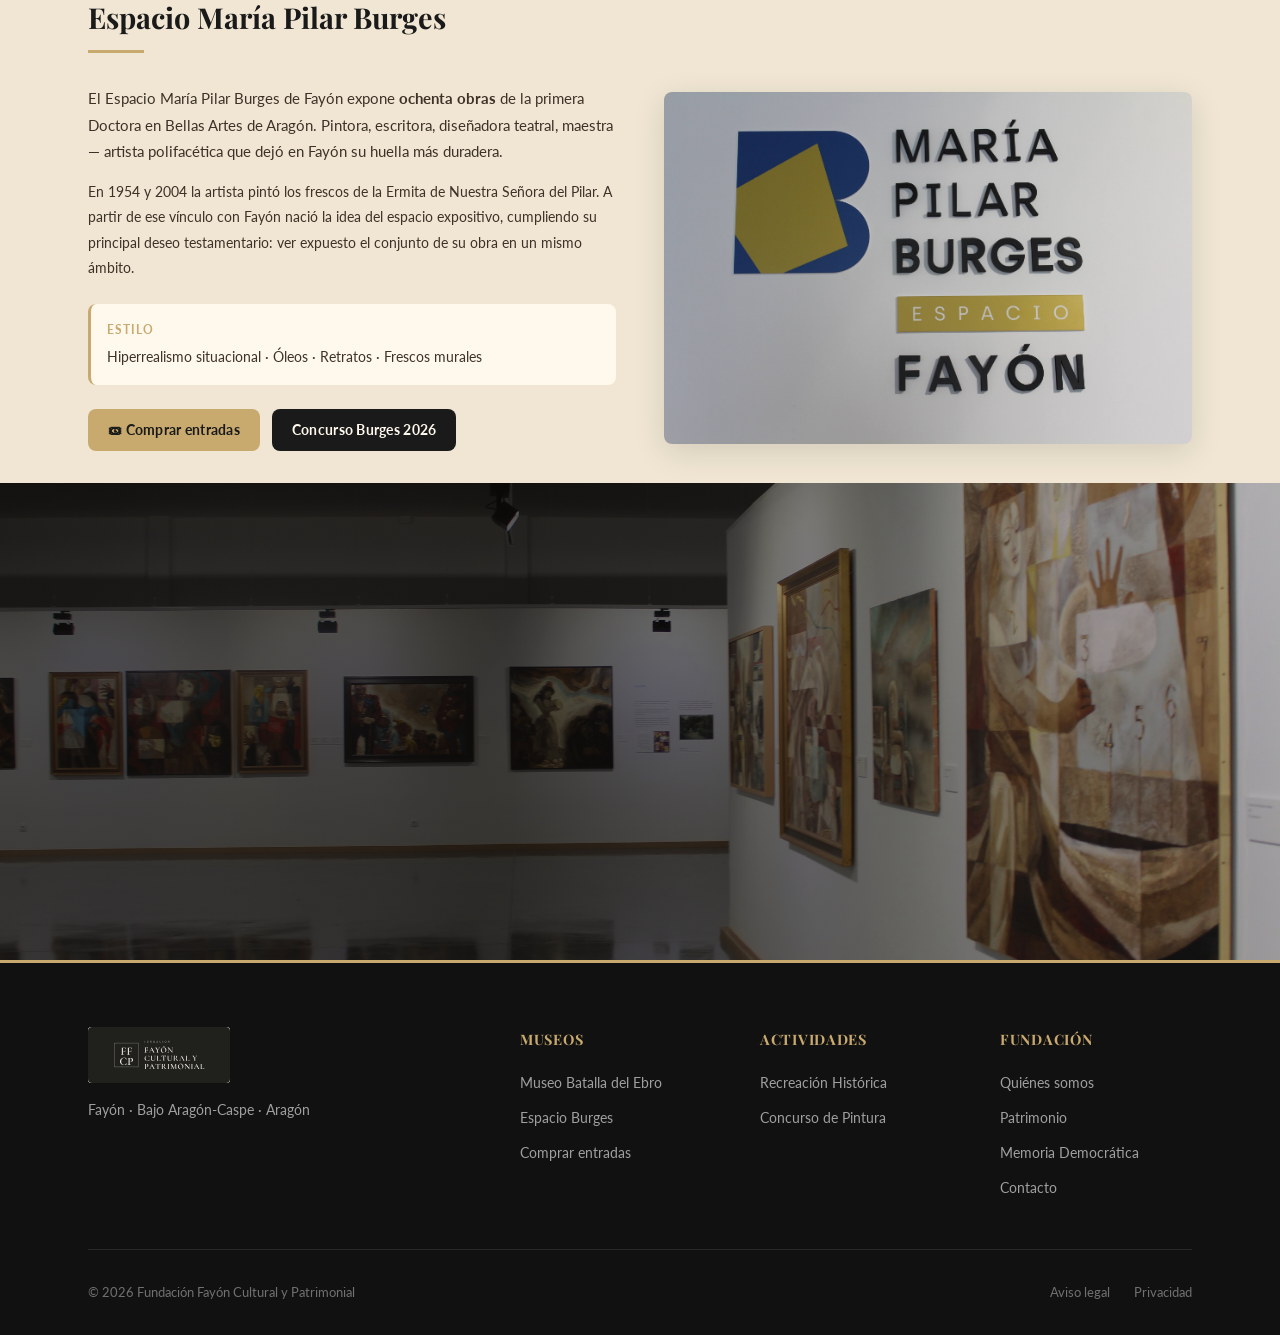
<file: museos.html>
﻿<!DOCTYPE html>
<html lang="es">
<head>
  <meta charset="UTF-8" /><meta name="viewport" content="width=device-width, initial-scale=1.0" />
  <title>Museos · Fundación Fayón Cultural y Patrimonial</title>
  <meta name="description" content="Museo de la Batalla del Ebro y Espacio María Pilar Burges en Fayón. Horarios, entradas y reservas." />
  <link rel="preconnect" href="https://fonts.googleapis.com" /><link rel="preconnect" href="https://fonts.gstatic.com" crossorigin />
  <link href="https://fonts.googleapis.com/css2?family=Cormorant+Garamond:wght@600&family=EB+Garamond:wght@500&family=Playfair+Display:ital,wght@0,400;0,600;0,700;1,400&family=Lato:wght@300;400;700&display=swap" rel="stylesheet" />
  <link rel="stylesheet" href="css/estilos.css" />
  <link rel="icon" type="image/svg+xml" href="resources/icons/Logo_pestañal.svg" />
</head>
<body>
<nav class="nav" id="nav"><div class="container"><div class="nav__inner">
  <a href="index.html" class="nav__logo"><img src="resources/icons/Logo · Fundación Fayón Cultural y Patrimonial.svg" alt="Fundación Fayón Cultural y Patrimonial" class="nav__logo-img" /></a>
  <ul class="nav__links"><li><a href="quienes-somos.html">Quiénes somos</a></li><li><a href="museos.html">Museos</a></li><li><a href="recreacion.html">Recreación</a></li><li><a href="concurso.html">Concurso</a></li><li><a href="patrimonio.html">Patrimonio</a></li><li><a href="memoria.html">Memoria</a></li></ul>
  <a href="contacto.html" class="btn btn-primary btn-sm nav__cta">Contacto</a>
  <button class="nav__burger" id="burger" aria-label="Menú"><span></span><span></span><span></span></button>
</div></div>
<div class="nav__mobile" id="mobileMenu"><a href="quienes-somos.html">Quiénes somos</a><a href="museos.html">Museos</a><a href="recreacion.html">Recreación Histórica</a><a href="concurso.html">Concurso de Pintura</a><a href="patrimonio.html">Patrimonio</a><a href="memoria.html">Memoria Democrática</a><a href="contacto.html">Contacto</a></div>
</nav>

<div class="page-hero"><div class="container">
  <span class="badge">Espacios culturales</span>
  <h1>Museos y Espacios Expositivos</h1>
  <p>Dos espacios únicos que guardan memoria, arte e historia en Fayón</p>
</div></div>

<section class="section" style="padding-top:2rem; padding-bottom:2rem;">
  <div class="container">

    <!-- Museo Batalla del Ebro -->
    <div class="fade-in" style="background:var(--blanco); border-radius:var(--r); box-shadow:0 4px 24px var(--sombra); overflow:hidden;">
      <div style="padding:clamp(2rem,4vw,3rem);">
        <span class="badge">Museo</span>
        <h2 class="section-title" style="font-size:1.8rem;">Museo de la Batalla del Ebro</h2>
        <p style="margin-bottom:.75rem; font-size:.9rem;">
          Alberga una de las <strong>colecciones más grandes de Europa</strong> sobre la Guerra Civil Española.
          Centenares de piezas originales — armamento, uniformes, documentos, fotografías y objetos personales —
          dan voz a los miles de hombres y mujeres que vivieron uno de los conflictos más devastadores del siglo XX.
        </p>
        <div class="idiomas" style="margin-bottom:.75rem;">
          <span class="idioma-tag">🇪🇸 Castellano</span>
          <span class="idioma-tag">🏴 Catalán</span>
          <span class="idioma-tag">🇬🇧 Inglés</span>
          <span class="idioma-tag">🇫🇷 Francés</span>
        </div>
        <p style="font-size:.82rem; color:var(--gris); margin-bottom:1rem;">🎧 Audioguía disponible en varios idiomas</p>
        <div class="horarios-grid" style="margin-bottom:1rem;">
          <span class="horario-day">Lunes</span><span class="horario-hour">Cerrado</span>
          <span class="horario-day">Martes–Viernes</span><span class="horario-hour">Consultar disponibilidad</span>
          <span class="horario-day">Sábados</span><span class="horario-hour">10:00–14:00h · 17:00–19:00h</span>
          <span class="horario-day">Dom. y festivos</span><span class="horario-hour">10:00–14:00h</span>
        </div>
        <p style="font-size:.82rem; color:var(--gris); margin-bottom:1.25rem;">📍 Polígono Industrial Víntem, 50795 Fayón</p>
        <a href="https://entradas.turismofayon.es" target="_blank" class="btn btn-primary btn-sm">🎟 Comprar entradas</a>
      </div>
      <div style="padding:0 clamp(1.5rem,4vw,3rem) clamp(1.5rem,4vw,3rem);">
      <div class="carousel" id="carouselMuseo" style="max-width:700px; margin:0 auto;">
        <div class="carousel__track" id="carouselTrack">
          <div class="carousel__slide"><img src="fotos/museo/IMG_1792.JPG" alt="Museo Batalla del Ebro" loading="lazy" /></div>
          <div class="carousel__slide"><img src="fotos/museo/IMG_1797.JPG" alt="Museo Batalla del Ebro" loading="lazy" /></div>
          <div class="carousel__slide"><img src="fotos/museo/IMG_1798.JPG" alt="Museo Batalla del Ebro" loading="lazy" /></div>
          <div class="carousel__slide"><img src="fotos/museo/IMG_1815.JPG" alt="Museo Batalla del Ebro" loading="lazy" /></div>
          <div class="carousel__slide"><img src="fotos/museo/IMG_1820.JPG" alt="Museo Batalla del Ebro" loading="lazy" /></div>
          <div class="carousel__slide"><img src="fotos/museo/IMG_1822.JPG" alt="Museo Batalla del Ebro" loading="lazy" /></div>
          <div class="carousel__slide"><img src="fotos/museo/IMG_1828.JPG" alt="Museo Batalla del Ebro" loading="lazy" /></div>
          <div class="carousel__slide"><img src="fotos/museo/IMG_1846.JPG" alt="Museo Batalla del Ebro" loading="lazy" /></div>
          <div class="carousel__slide"><img src="fotos/museo/IMG_1855.JPG" alt="Museo Batalla del Ebro" loading="lazy" /></div>
          <div class="carousel__slide"><img src="fotos/museo/IMG_1860.JPG" alt="Museo Batalla del Ebro" loading="lazy" /></div>
        </div>
        <button class="carousel__btn carousel__btn--prev" onclick="carouselMove(-1)" aria-label="Anterior">&#8592;</button>
        <button class="carousel__btn carousel__btn--next" onclick="carouselMove(1)" aria-label="Siguiente">&#8594;</button>
        <div class="carousel__count"><span id="carouselCurrent">1</span> / 10</div>
        <div class="carousel__dots" id="carouselDots"></div>
      </div>
      </div>
    </div>

  </div>
</section>

<!-- Espacio Burges — texto -->
<section class="section section--mid" id="burges" style="padding-bottom:2rem;">
  <div class="container fade-in">
    <span class="badge">Colección permanente</span>
    <h2 class="section-title" style="font-size:1.8rem;">Espacio María Pilar Burges</h2>
    <div class="divider"></div>
    <div style="display:grid; grid-template-columns:1fr 1fr; gap:3rem; align-items:center;">
      <div>
        <p style="font-size:.95rem; margin-bottom:.9rem; line-height:1.75;">
          El Espacio María Pilar Burges de Fayón expone <strong>ochenta obras</strong> de la primera
          Doctora en Bellas Artes de Aragón. Pintora, escritora, diseñadora teatral, maestra —
          artista polifacética que dejó en Fayón su huella más duradera.
        </p>
        <p style="font-size:.9rem; margin-bottom:1.5rem; line-height:1.75;">
          En 1954 y 2004 la artista pintó los frescos de la Ermita de Nuestra Señora del Pilar.
          A partir de ese vínculo con Fayón nació la idea del espacio expositivo, cumpliendo
          su principal deseo testamentario: ver expuesto el conjunto de su obra en un mismo ámbito.
        </p>
        <div style="background:var(--base); border-radius:var(--r); padding:1rem; margin-bottom:1.5rem; border-left:3px solid var(--acento);">
          <p style="font-size:.75rem; font-weight:700; color:var(--acento); letter-spacing:.08em; margin-bottom:.3rem;">ESTILO</p>
          <p style="font-size:.88rem;">Hiperrealismo situacional · Óleos · Retratos · Frescos murales</p>
        </div>
        <div style="display:flex; gap:.75rem; flex-wrap:wrap;">
          <a href="https://entradas.turismofayon.es/es/" target="_blank" class="btn btn-primary btn-sm">🎟 Comprar entradas</a>
          <a href="concurso.html" class="btn btn-dark btn-sm">Concurso Burges 2026</a>
        </div>
      </div>
      <div style="border-radius:var(--r); overflow:hidden; box-shadow:0 8px 32px rgba(0,0,0,.12);">
        <img src="fotos/burges/fotos definitivas_espacio burges/portada.JPG" alt="Espacio María Pilar Burges" style="width:100%; display:block; object-fit:cover;" />
      </div>
    </div>
  </div>
</section>

<!-- Espacio Burges — slideshow -->
<div class="burges-slideshow">
  <img src="fotos/burges/fotos definitivas_espacio burges/primero.JPG" alt="Espacio Burges" class="burges-slide__img active" />
  <img src="fotos/burges/fotos definitivas_espacio burges/segundo.JPG" alt="Espacio Burges" class="burges-slide__img" />
  <img src="fotos/burges/fotos definitivas_espacio burges/tercero.JPG" alt="Espacio Burges" class="burges-slide__img" />
  <div class="burges-slideshow__overlay"></div>
  <div class="burges-slide__bar"><div class="burges-slide__progress" id="burgesProgress"></div></div>
</div>

<footer><div class="container"><div class="footer-grid">
  <div class="footer-brand"><div class="footer-logo"><img src="resources/icons/Logo · Fundación Fayón Cultural y Patrimonial.svg" alt="Fundación Fayón Cultural y Patrimonial" class="footer-logo-img" /></div><p>Fayón · Bajo Aragón-Caspe · Aragón</p></div>
  <div class="footer-col"><h4>Museos</h4><ul><li><a href="museos.html">Museo Batalla del Ebro</a></li><li><a href="museos.html#burges">Espacio Burges</a></li><li><a href="https://entradas.turismofayon.es" target="_blank">Comprar entradas</a></li></ul></div>
  <div class="footer-col"><h4>Actividades</h4><ul><li><a href="recreacion.html">Recreación Histórica</a></li><li><a href="concurso.html">Concurso de Pintura</a></li></ul></div>
  <div class="footer-col"><h4>Fundación</h4><ul><li><a href="quienes-somos.html">Quiénes somos</a></li><li><a href="patrimonio.html">Patrimonio</a></li><li><a href="memoria.html">Memoria Democrática</a></li><li><a href="contacto.html">Contacto</a></li></ul></div>
</div><div class="footer-bottom"><span>© 2026 Fundación Fayón Cultural y Patrimonial</span><span style="display:flex;gap:1.5rem;"><a href="#">Aviso legal</a><a href="#">Privacidad</a></span></div></div></footer>
<button class="scroll-top" id="scrollTop" onclick="scrollToTop()" aria-label="Volver arriba">↑</button>
<script src="js/main.js"></script>
<script>
(function() {
  var imgs = document.querySelectorAll('.burges-slide__img');
  var progress = document.getElementById('burgesProgress');
  var idx = 0;
  var duration = 7000;
  if (!imgs.length) return;
  function advance() {
    imgs[idx].classList.remove('active');
    idx = (idx + 1) % imgs.length;
    imgs[idx].classList.add('active');
    progress.style.transition = 'none';
    progress.style.width = '0%';
    setTimeout(function() {
      progress.style.transition = 'width ' + duration + 'ms linear';
      progress.style.width = '100%';
    }, 20);
  }
  progress.style.transition = 'width ' + duration + 'ms linear';
  progress.style.width = '100%';
  setInterval(advance, duration);
})();
</script>
</body></html>
</file>
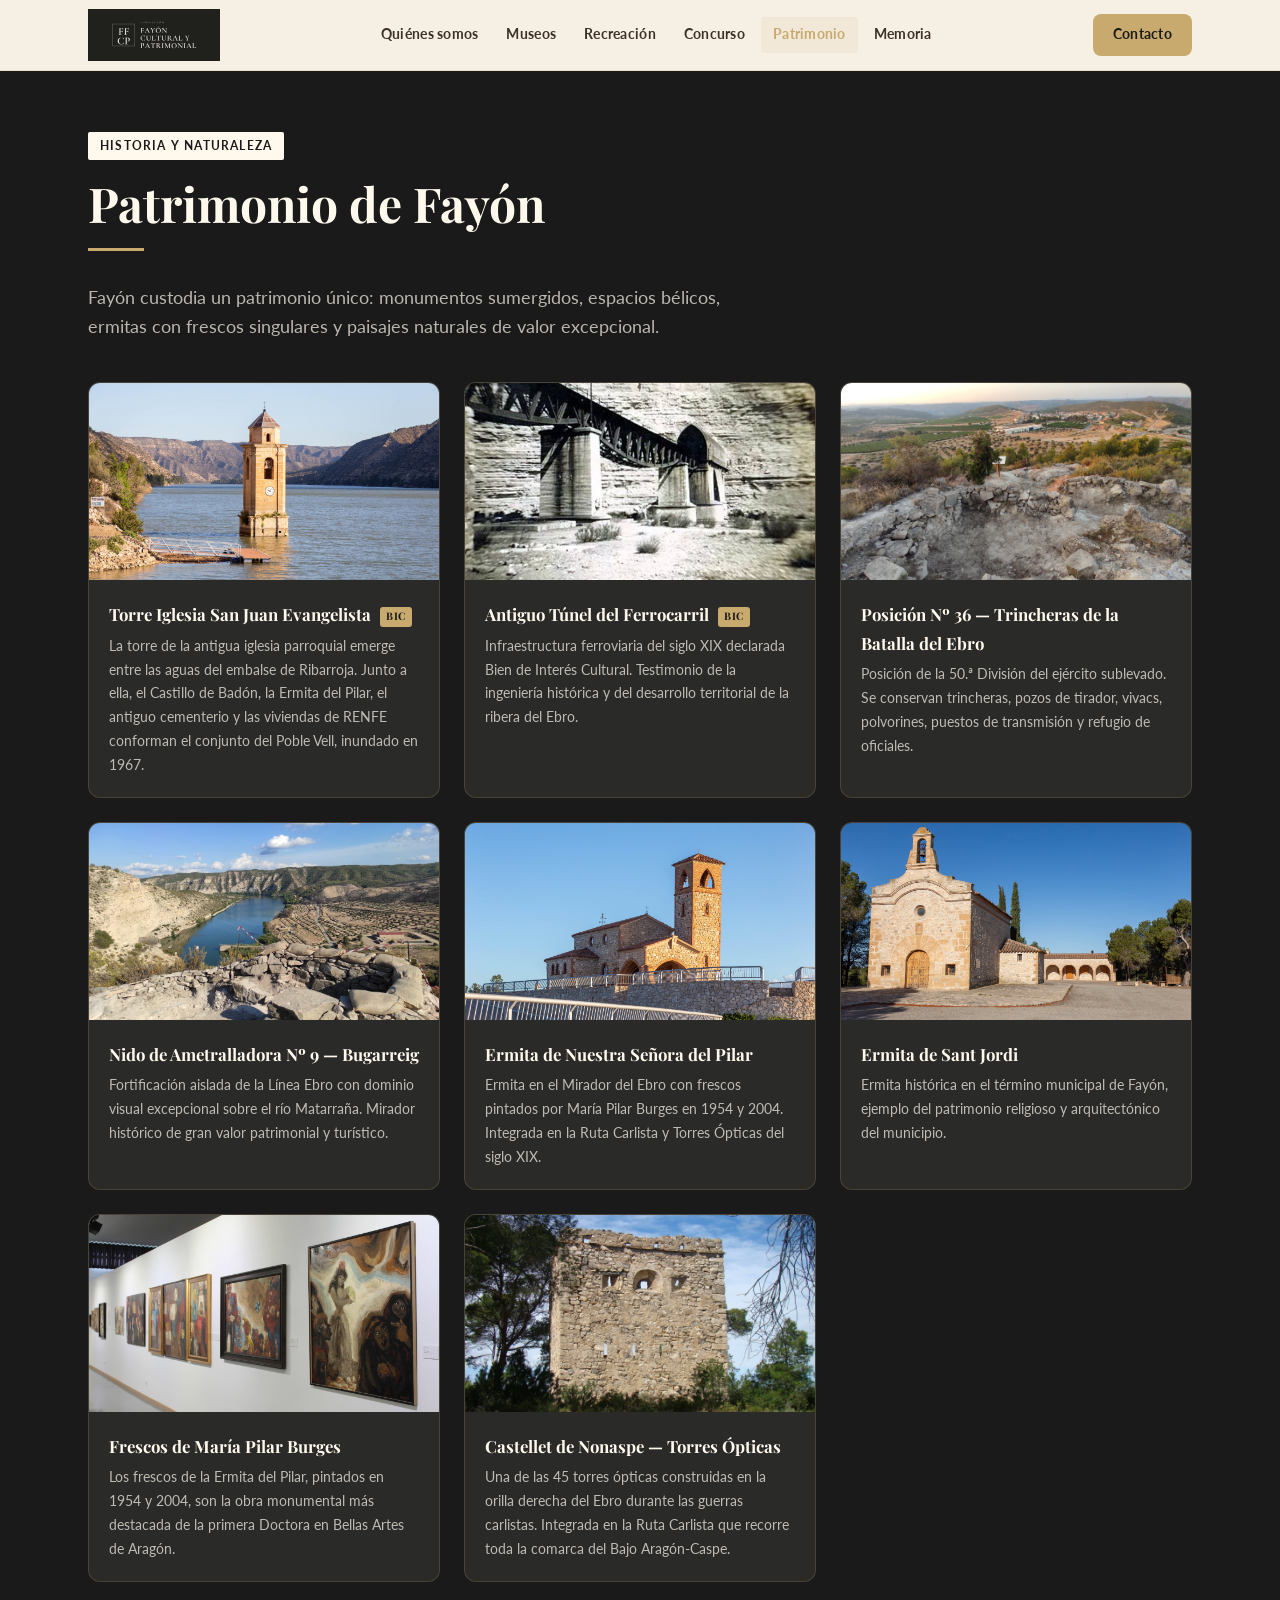
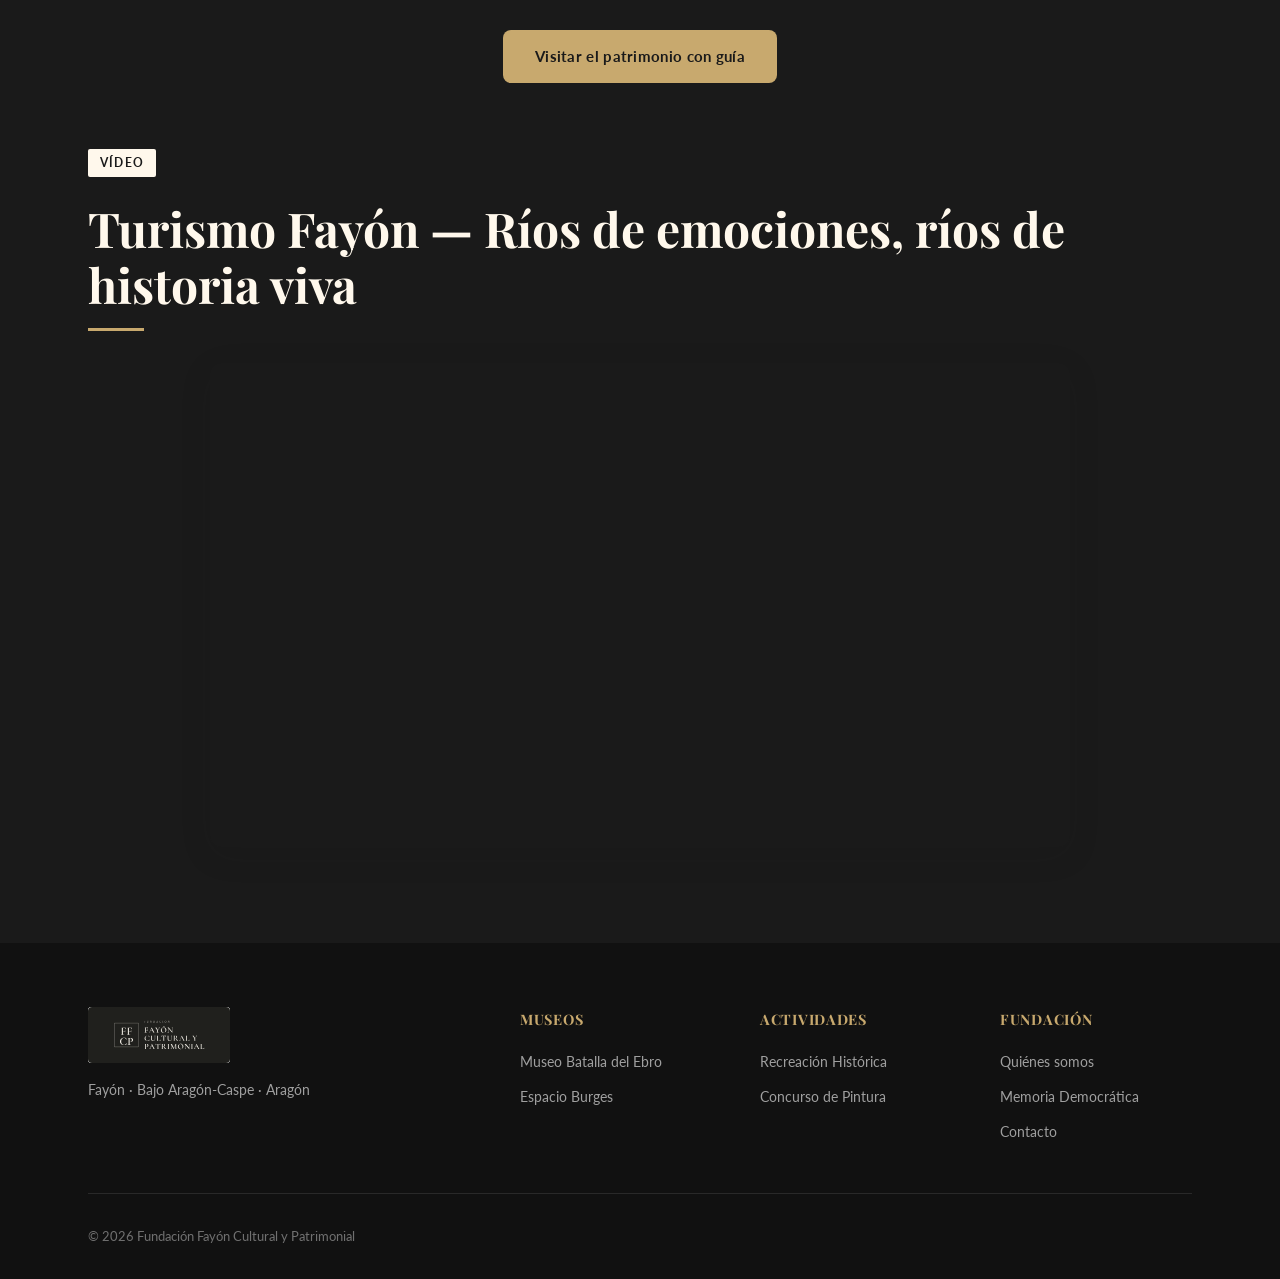
<file: patrimonio.html>
﻿<!DOCTYPE html>
<html lang="es">
<head>
  <meta charset="UTF-8" /><meta name="viewport" content="width=device-width, initial-scale=1.0" />
  <title>Patrimonio de Fayón · Fundación Fayón Cultural y Patrimonial</title>
  <meta name="description" content="Descubre el patrimonio cultural, histórico y natural de Fayón: pueblo sumergido, trincheras, ermita, túnel BIC y espacios naturales únicos." />
  <link rel="preconnect" href="https://fonts.googleapis.com" /><link rel="preconnect" href="https://fonts.gstatic.com" crossorigin />
  <link href="https://fonts.googleapis.com/css2?family=Cormorant+Garamond:wght@600&family=EB+Garamond:wght@500&family=Playfair+Display:ital,wght@0,400;0,600;0,700;1,400&family=Lato:wght@300;400;700&display=swap" rel="stylesheet" />
  <link rel="stylesheet" href="css/estilos.css" />
  <link rel="icon" type="image/svg+xml" href="resources/icons/Logo_pestañal.svg" />
</head>
<body>
<nav class="nav" id="nav"><div class="container"><div class="nav__inner">
  <a href="index.html" class="nav__logo"><img src="resources/icons/Logo · Fundación Fayón Cultural y Patrimonial.svg" alt="Fundación Fayón Cultural y Patrimonial" class="nav__logo-img" /></a>
  <ul class="nav__links"><li><a href="quienes-somos.html">Quiénes somos</a></li><li><a href="museos.html">Museos</a></li><li><a href="recreacion.html">Recreación</a></li><li><a href="concurso.html">Concurso</a></li><li><a href="patrimonio.html">Patrimonio</a></li><li><a href="memoria.html">Memoria</a></li></ul>
  <a href="contacto.html" class="btn btn-primary btn-sm nav__cta">Contacto</a>
  <button class="nav__burger" id="burger" aria-label="Menú"><span></span><span></span><span></span></button>
</div></div>
<div class="nav__mobile" id="mobileMenu"><a href="quienes-somos.html">Quiénes somos</a><a href="museos.html">Museos</a><a href="recreacion.html">Recreación Histórica</a><a href="concurso.html">Concurso de Pintura</a><a href="patrimonio.html">Patrimonio</a><a href="memoria.html">Memoria Democrática</a><a href="contacto.html">Contacto</a></div>
</nav>

<section class="section section--dark" style="padding-top:130px;">
  <div class="container">
    <span class="badge">Historia y Naturaleza</span>
    <h1 class="section-title">Patrimonio de Fayón</h1>
    <div class="divider"></div>
    <p class="section-lead">Fayón custodia un patrimonio único: monumentos sumergidos, espacios bélicos, ermitas con frescos singulares y paisajes naturales de valor excepcional.</p>

    <div class="grid-2 fade-in" style="gap:1.5rem;">
      <div class="patrimonio-item patrimonio-item--foto"><img src="fotos/patrimonio/torre_iglesia.jpg" alt="Torre Iglesia San Juan Evangelista" class="patrimonio-foto" /><div class="patrimonio-item__body"><h3>Torre Iglesia San Juan Evangelista <span class="bic-tag">BIC</span></h3><p>La torre de la antigua iglesia parroquial emerge entre las aguas del embalse de Ribarroja. Junto a ella, el Castillo de Badón, la Ermita del Pilar, el antiguo cementerio y las viviendas de RENFE conforman el conjunto del Poble Vell, inundado en 1967.</p></div></div>
      <div class="patrimonio-item patrimonio-item--foto"><img src="fotos/index/poble_vell/tren_tunel.jpg" alt="Antiguo Túnel del Ferrocarril" class="patrimonio-foto" /><div class="patrimonio-item__body"><h3>Antiguo Túnel del Ferrocarril <span class="bic-tag">BIC</span></h3><p>Infraestructura ferroviaria del siglo XIX declarada Bien de Interés Cultural. Testimonio de la ingeniería histórica y del desarrollo territorial de la ribera del Ebro.</p></div></div>
      <div class="patrimonio-item patrimonio-item--foto"><img src="fotos/patrimonio/posicion_36.jpg" alt="Posición Nº 36 — Trincheras de la Batalla del Ebro" class="patrimonio-foto" /><div class="patrimonio-item__body"><h3>Posición Nº 36 — Trincheras de la Batalla del Ebro</h3><p>Posición de la 50.ª División del ejército sublevado. Se conservan trincheras, pozos de tirador, vivacs, polvorines, puestos de transmisión y refugio de oficiales.</p></div></div>
      <div class="patrimonio-item patrimonio-item--foto"><img src="fotos/memoria/posicion_9.jpeg" alt="Nido de Ametralladora Nº 9 del Bugarreig" class="patrimonio-foto" /><div class="patrimonio-item__body"><h3>Nido de Ametralladora Nº 9 — Bugarreig</h3><p>Fortificación aislada de la Línea Ebro con dominio visual excepcional sobre el río Matarraña. Mirador histórico de gran valor patrimonial y turístico.</p></div></div>
      <div class="patrimonio-item patrimonio-item--foto"><img src="fotos/patrimonio/ermita_pilar.jpg" alt="Ermita de Nuestra Señora del Pilar" class="patrimonio-foto" /><div class="patrimonio-item__body"><h3>Ermita de Nuestra Señora del Pilar</h3><p>Ermita en el Mirador del Ebro con frescos pintados por María Pilar Burges en 1954 y 2004. Integrada en la Ruta Carlista y Torres Ópticas del siglo XIX.</p></div></div>
      <div class="patrimonio-item patrimonio-item--foto"><img src="fotos/patrimonio/ermita_sant_jordi.jpg" alt="Ermita de Sant Jordi" class="patrimonio-foto" /><div class="patrimonio-item__body"><h3>Ermita de Sant Jordi</h3><p>Ermita histórica en el término municipal de Fayón, ejemplo del patrimonio religioso y arquitectónico del municipio.</p></div></div>
      <div class="patrimonio-item patrimonio-item--foto"><img src="fotos/patrimonio/frescos.jpg" alt="Frescos de María Pilar Burges" class="patrimonio-foto" /><div class="patrimonio-item__body"><h3>Frescos de María Pilar Burges</h3><p>Los frescos de la Ermita del Pilar, pintados en 1954 y 2004, son la obra monumental más destacada de la primera Doctora en Bellas Artes de Aragón.</p></div></div>
      <div class="patrimonio-item patrimonio-item--foto"><img src="fotos/patrimonio/castellet.jpg" alt="Castellet de Nonaspe — Torres Ópticas" class="patrimonio-foto" /><div class="patrimonio-item__body"><h3>Castellet de Nonaspe — Torres Ópticas</h3><p>Una de las 45 torres ópticas construidas en la orilla derecha del Ebro durante las guerras carlistas. Integrada en la Ruta Carlista que recorre toda la comarca del Bajo Aragón-Caspe.</p></div></div>
    </div>

    <div style="text-align:center; margin-top:3rem;">
      <a href="contacto.html" class="btn btn-primary">Visitar el patrimonio con guía</a>
    </div>

    <div style="margin-top:4rem;" class="fade-in">
      <span class="badge">Vídeo</span>
      <h2 class="section-title" style="color:var(--base); margin-top:.5rem;">Turismo Fayón — Ríos de emociones, ríos de historia viva</h2>
      <div class="divider"></div>
      <div style="max-width:860px; margin:0 auto;">
        <div class="video-wrap">
          <iframe src="https://www.youtube.com/embed/tYo7xV1tWa4" title="Turismo Fayón: ríos de emociones, ríos de historia viva" allow="accelerometer; autoplay; clipboard-write; encrypted-media; gyroscope; picture-in-picture" allowfullscreen loading="lazy"></iframe>
        </div>
      </div>
    </div>
  </div>
</section>

<footer><div class="container"><div class="footer-grid">
  <div class="footer-brand"><div class="footer-logo"><img src="resources/icons/Logo · Fundación Fayón Cultural y Patrimonial.svg" alt="Fundación Fayón Cultural y Patrimonial" class="footer-logo-img" /></div><p>Fayón · Bajo Aragón-Caspe · Aragón</p></div>
  <div class="footer-col"><h4>Museos</h4><ul><li><a href="museos.html">Museo Batalla del Ebro</a></li><li><a href="museos.html#burges">Espacio Burges</a></li></ul></div>
  <div class="footer-col"><h4>Actividades</h4><ul><li><a href="recreacion.html">Recreación Histórica</a></li><li><a href="concurso.html">Concurso de Pintura</a></li></ul></div>
  <div class="footer-col"><h4>Fundación</h4><ul><li><a href="quienes-somos.html">Quiénes somos</a></li><li><a href="memoria.html">Memoria Democrática</a></li><li><a href="contacto.html">Contacto</a></li></ul></div>
</div><div class="footer-bottom"><span>© 2026 Fundación Fayón Cultural y Patrimonial</span></div></div></footer>
<button class="scroll-top" id="scrollTop" onclick="scrollToTop()" aria-label="Volver arriba">↑</button>
<script src="js/main.js"></script>
</body></html>
</file>
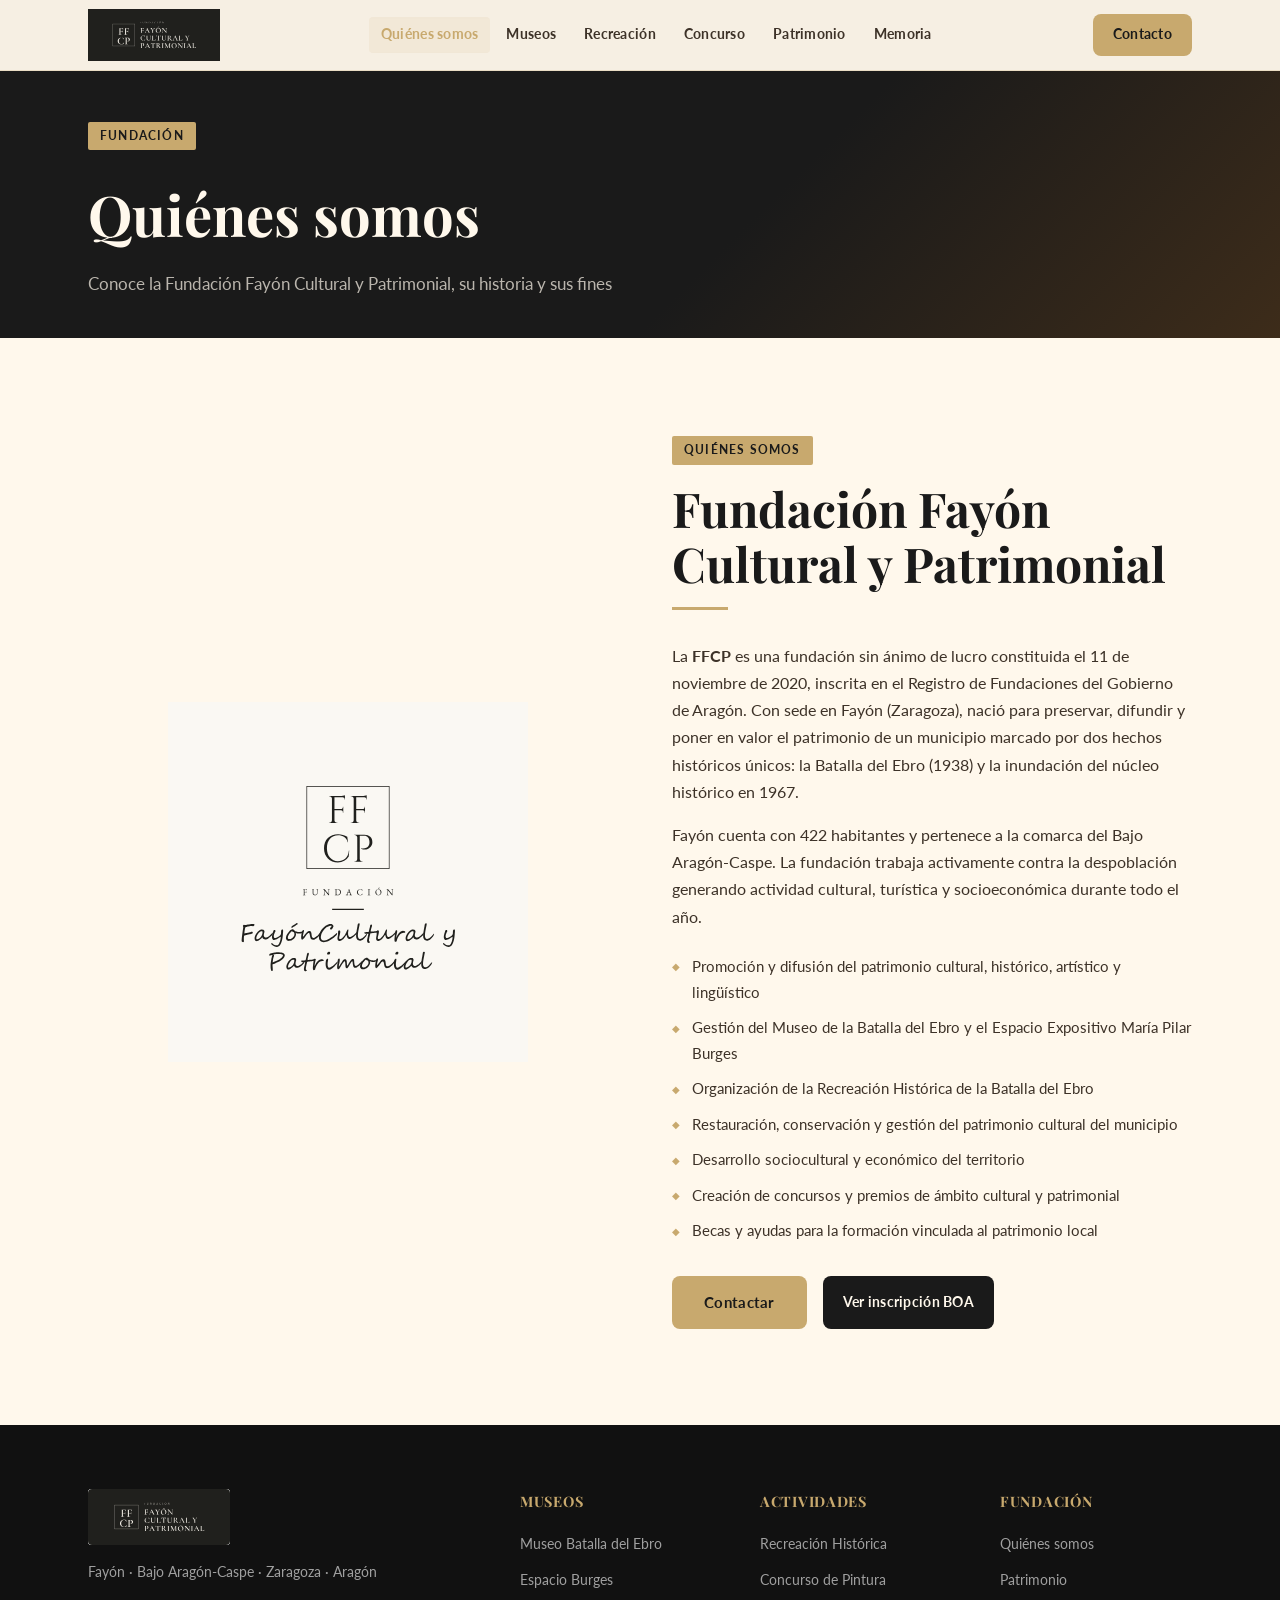
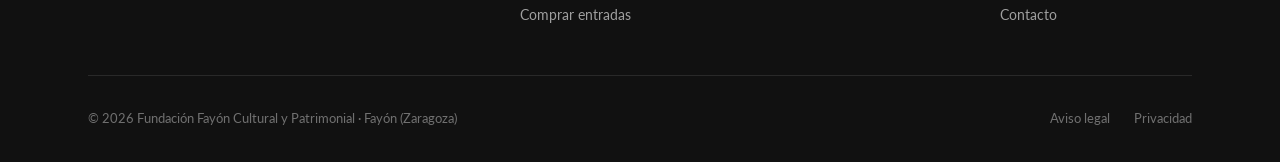
<file: quienes-somos.html>
﻿<!DOCTYPE html>
<html lang="es">
<head>
  <meta charset="UTF-8" />
  <meta name="viewport" content="width=device-width, initial-scale=1.0" />
  <title>Quiénes somos · Fundación Fayón Cultural y Patrimonial</title>
  <meta name="description" content="Conoce la Fundación Fayón Cultural y Patrimonial, sus fines estatutarios y su historia." />
  <link rel="preconnect" href="https://fonts.googleapis.com" />
  <link rel="preconnect" href="https://fonts.gstatic.com" crossorigin />
  <link href="https://fonts.googleapis.com/css2?family=Cormorant+Garamond:wght@600&family=EB+Garamond:wght@500&family=Playfair+Display:ital,wght@0,400;0,600;0,700;1,400&family=Lato:wght@300;400;700&display=swap" rel="stylesheet" />
  <link rel="stylesheet" href="css/estilos.css" />
  <link rel="icon" type="image/svg+xml" href="resources/icons/Logo_pestañal.svg" />
</head>
<body>

<nav class="nav" id="nav">
  <div class="container">
    <div class="nav__inner">
      <a href="index.html" class="nav__logo">
        <img src="resources/icons/Logo · Fundación Fayón Cultural y Patrimonial.svg" alt="Fundación Fayón Cultural y Patrimonial" class="nav__logo-img" />
      </a>
      <ul class="nav__links">
        <li><a href="quienes-somos.html">Quiénes somos</a></li>
        <li><a href="museos.html">Museos</a></li>
        <li><a href="recreacion.html">Recreación</a></li>
        
        <li><a href="concurso.html">Concurso</a></li>
        <li><a href="patrimonio.html">Patrimonio</a></li>
        <li><a href="memoria.html">Memoria</a></li>
        
      </ul>
      <a href="contacto.html" class="btn btn-primary btn-sm nav__cta">Contacto</a>
      <button class="nav__burger" id="burger" aria-label="Menú"><span></span><span></span><span></span></button>
    </div>
  </div>
  <div class="nav__mobile" id="mobileMenu">
    <a href="quienes-somos.html">Quiénes somos</a>
    <a href="museos.html">Museos</a>
    <a href="recreacion.html">Recreación Histórica</a>
    
    <a href="concurso.html">Concurso de Pintura</a>
    <a href="patrimonio.html">Patrimonio</a>
    
    <a href="contacto.html">Contacto</a>
  </div>
</nav>

<div class="page-hero">
  <div class="container">
    <span class="badge">Fundación</span>
    <h1>Quiénes somos</h1>
    <p>Conoce la Fundación Fayón Cultural y Patrimonial, su historia y sus fines</p>
  </div>
</div>

<section class="section">
  <div class="container">
    <div class="about__grid fade-in">
      <div class="about__img-wrap">
        <img src="resources/icons/Logo_fundacion_2.svg" alt="Fundación Fayón Cultural y Patrimonial" class="about__logo-svg" />
      </div>
      <div>
        <span class="badge">Quiénes somos</span>
        <h2 class="section-title">Fundación Fayón Cultural y Patrimonial</h2>
        <div class="divider"></div>
        <p style="margin-bottom:1rem;">
          La <strong>FFCP</strong> es una fundación sin ánimo de lucro constituida el 11 de noviembre de 2020,
          inscrita en el Registro de Fundaciones del Gobierno de Aragón. Con sede en Fayón (Zaragoza),
          nació para preservar, difundir y poner en valor el patrimonio de un municipio marcado por dos hechos
          históricos únicos: la Batalla del Ebro (1938) y la inundación del núcleo histórico en 1967.
        </p>
        <p style="margin-bottom:1.5rem;">
          Fayón cuenta con 422 habitantes y pertenece a la comarca del Bajo Aragón-Caspe. La fundación trabaja
          activamente contra la despoblación generando actividad cultural, turística y socioeconómica durante
          todo el año.
        </p>
        <ul class="fin-list">
          <li>Promoción y difusión del patrimonio cultural, histórico, artístico y lingüístico</li>
          <li>Gestión del Museo de la Batalla del Ebro y el Espacio Expositivo María Pilar Burges</li>
          <li>Organización de la Recreación Histórica de la Batalla del Ebro</li>
          <li>Restauración, conservación y gestión del patrimonio cultural del municipio</li>
          <li>Desarrollo sociocultural y económico del territorio</li>
          <li>Creación de concursos y premios de ámbito cultural y patrimonial</li>
          <li>Becas y ayudas para la formación vinculada al patrimonio local</li>
        </ul>
        <div style="margin-top:2rem; display:flex; gap:1rem; flex-wrap:wrap;">
          <a href="contacto.html" class="btn btn-primary">Contactar</a>
          <a href="QUIENES SOMOS/BOA.pdf" target="_blank" class="btn btn-dark btn-sm">Ver inscripción BOA</a>
        </div>
      </div>
    </div>
  </div>
</section>

<footer>
  <div class="container">
    <div class="footer-grid">
      <div class="footer-brand">
        <div class="footer-logo">
          <img src="resources/icons/Logo · Fundación Fayón Cultural y Patrimonial.svg" alt="Fundación Fayón Cultural y Patrimonial" class="footer-logo-img" />
        </div>
        <p>Fayón · Bajo Aragón-Caspe · Zaragoza · Aragón</p>
      </div>
      <div class="footer-col">
        <h4>Museos</h4>
        <ul>
          <li><a href="museos.html">Museo Batalla del Ebro</a></li>
          <li><a href="museos.html#burges">Espacio Burges</a></li>
          <li><a href="https://entradas.turismofayon.es" target="_blank">Comprar entradas</a></li>
        </ul>
      </div>
      <div class="footer-col">
        <h4>Actividades</h4>
        <ul>
          <li><a href="recreacion.html">Recreación Histórica</a></li>
          
          <li><a href="concurso.html">Concurso de Pintura</a></li>
          
        </ul>
      </div>
      <div class="footer-col">
        <h4>Fundación</h4>
        <ul>
          <li><a href="quienes-somos.html">Quiénes somos</a></li>
          <li><a href="patrimonio.html">Patrimonio</a></li>
          <li><a href="contacto.html">Contacto</a></li>
        </ul>
      </div>
    </div>
    <div class="footer-bottom">
      <span>© 2026 Fundación Fayón Cultural y Patrimonial · Fayón (Zaragoza)</span>
      <span style="display:flex; gap:1.5rem;"><a href="#">Aviso legal</a><a href="#">Privacidad</a></span>
    </div>
  </div>
</footer>

<button class="scroll-top" id="scrollTop" onclick="scrollToTop()" aria-label="Volver arriba">↑</button>
<script src="js/main.js"></script>
</body>
</html>
</file>
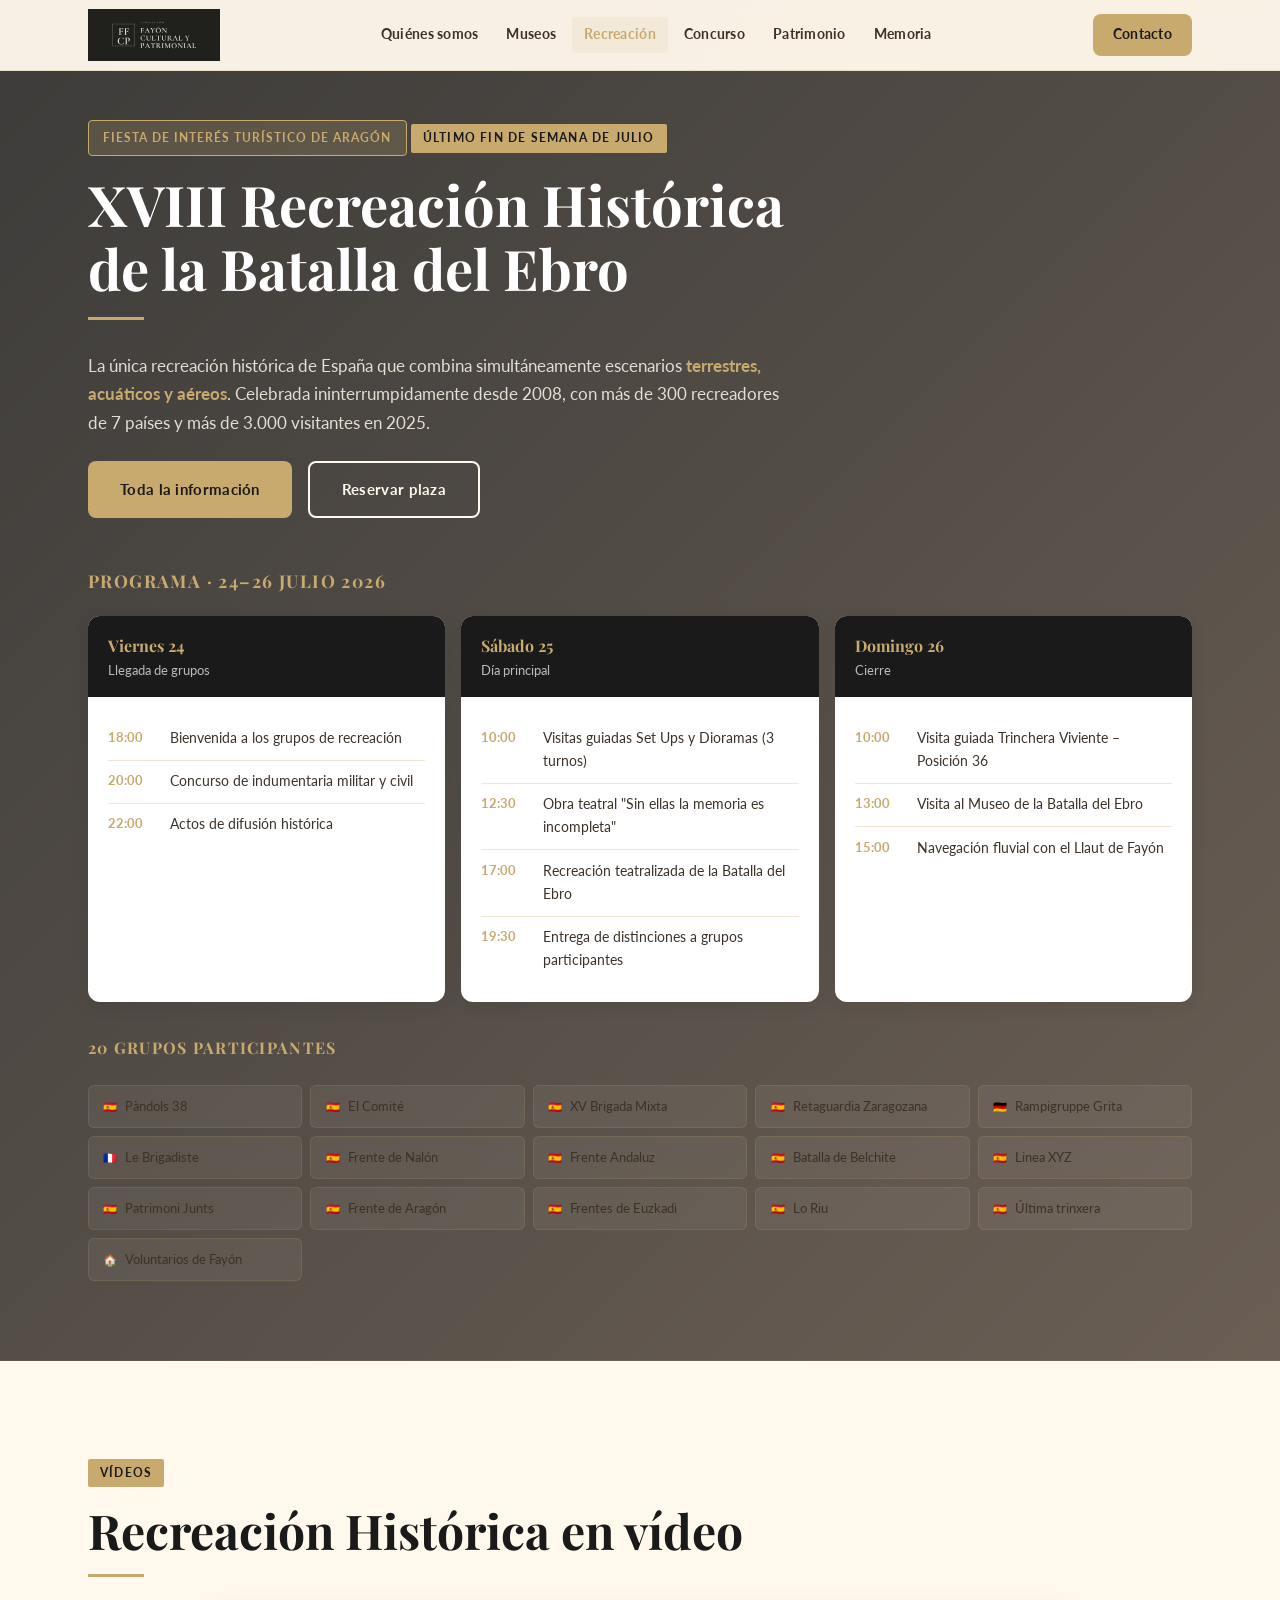
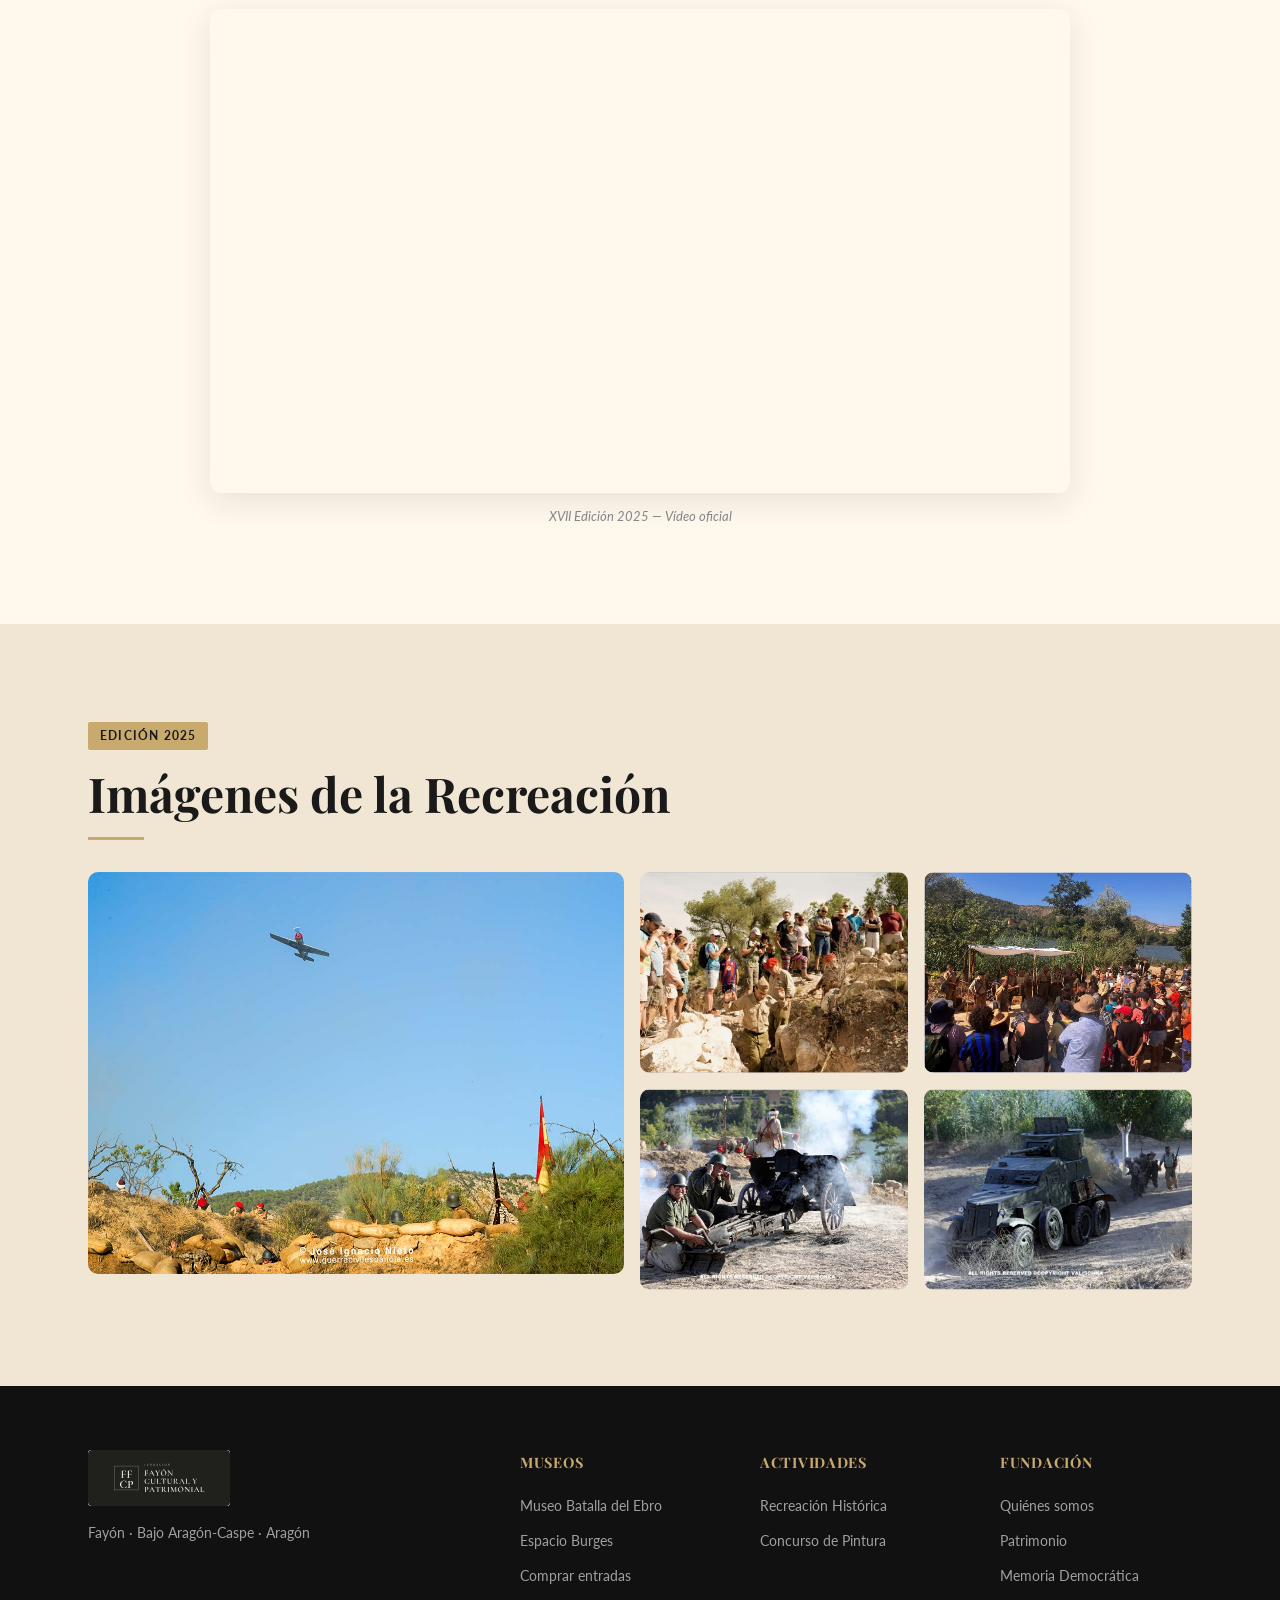
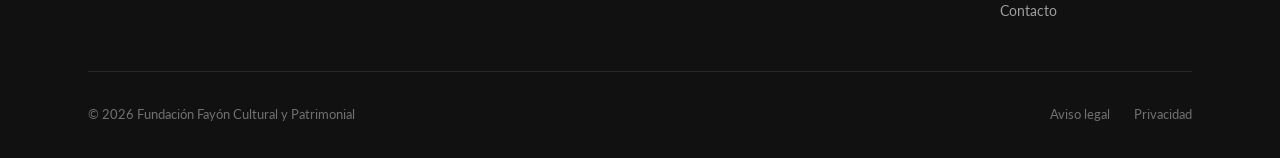
<file: recreacion.html>
﻿<!DOCTYPE html>
<html lang="es">
<head>
  <meta charset="UTF-8" /><meta name="viewport" content="width=device-width, initial-scale=1.0" />
  <title>Recreación Histórica Batalla del Ebro · Fundación Fayón</title>
  <meta name="description" content="XVIII Recreación Histórica de la Batalla del Ebro · Fayón · 24-26 julio 2026. Fiesta de Interés Turístico de Aragón." />
  <link rel="preconnect" href="https://fonts.googleapis.com" /><link rel="preconnect" href="https://fonts.gstatic.com" crossorigin />
  <link href="https://fonts.googleapis.com/css2?family=Cormorant+Garamond:wght@600&family=EB+Garamond:wght@500&family=Playfair+Display:ital,wght@0,400;0,600;0,700;1,400&family=Lato:wght@300;400;700&display=swap" rel="stylesheet" />
  <link rel="stylesheet" href="css/estilos.css" />
  <link rel="icon" type="image/svg+xml" href="resources/icons/Logo_pestañal.svg" />
</head>
<body>
<nav class="nav" id="nav"><div class="container"><div class="nav__inner">
  <a href="index.html" class="nav__logo"><img src="resources/icons/Logo · Fundación Fayón Cultural y Patrimonial.svg" alt="Fundación Fayón Cultural y Patrimonial" class="nav__logo-img" /></a>
  <ul class="nav__links"><li><a href="quienes-somos.html">Quiénes somos</a></li><li><a href="museos.html">Museos</a></li><li><a href="recreacion.html">Recreación</a></li><li><a href="concurso.html">Concurso</a></li><li><a href="patrimonio.html">Patrimonio</a></li><li><a href="memoria.html">Memoria</a></li></ul>
  <a href="contacto.html" class="btn btn-primary btn-sm nav__cta">Contacto</a>
  <button class="nav__burger" id="burger" aria-label="Menú"><span></span><span></span><span></span></button>
</div></div>
<div class="nav__mobile" id="mobileMenu"><a href="quienes-somos.html">Quiénes somos</a><a href="museos.html">Museos</a><a href="recreacion.html">Recreación Histórica</a><a href="concurso.html">Concurso de Pintura</a><a href="patrimonio.html">Patrimonio</a><a href="memoria.html">Memoria Democrática</a><a href="contacto.html">Contacto</a></div>
</nav>

<section class="recreacion-hero">
  <div class="recreacion-hero__bg"></div>
  <!-- Para añadir foto: <div class="recreacion-hero__bg con-foto"></div> y crear fotos/recreacion.jpg -->
  <div class="container" style="padding-top:120px; padding-bottom:5rem; position:relative; z-index:1;">
    <div class="recreacion-hero__content" style="max-width:700px; margin-bottom:3rem;">
      <div class="fiesta-badge">Fiesta de Interés Turístico de Aragón</div>
      <span class="badge">Último fin de semana de julio</span>
      <h1 class="section-title" style="color:var(--blanco); font-size:clamp(2rem,5vw,3.5rem);">
        XVIII Recreación Histórica<br/>de la Batalla del Ebro
      </h1>
      <div class="divider"></div>
      <p style="color:rgba(255,248,236,.85); font-size:1.05rem; margin-bottom:1.5rem;">
        La única recreación histórica de España que combina simultáneamente escenarios <strong style="color:var(--acento);">terrestres,
        acuáticos y aéreos</strong>. Celebrada ininterrumpidamente desde 2008, con más de 300 recreadores de 7 países
        y más de 3.000 visitantes en 2025.
      </p>
      <div style="display:flex; gap:1rem; flex-wrap:wrap; margin-bottom:2rem;">
        <a href="https://recreacion.turismofayon.es" target="_blank" class="btn btn-primary">Toda la información</a>
        <a href="https://entradas.turismofayon.es/es/actividad/recreacion-de-la-batalla-del-ebro/inicio" target="_blank" class="btn btn-outline">Reservar plaza</a>
      </div>
    </div>

    <h3 style="font-family:var(--ff-display); color:var(--acento); font-size:1.1rem; margin-bottom:1.25rem; text-transform:uppercase; letter-spacing:.08em;">Programa · 24–26 Julio 2026</h3>
    <div class="programa-tabs">
      <div class="programa-day">
        <div class="programa-day__header"><h3>Viernes 24</h3><p>Llegada de grupos</p></div>
        <div class="programa-day__body">
          <div class="programa-event"><span class="programa-time">18:00</span><span class="programa-event-name">Bienvenida a los grupos de recreación</span></div>
          <div class="programa-event"><span class="programa-time">20:00</span><span class="programa-event-name">Concurso de indumentaria militar y civil</span></div>
          <div class="programa-event"><span class="programa-time">22:00</span><span class="programa-event-name">Actos de difusión histórica</span></div>
        </div>
      </div>
      <div class="programa-day">
        <div class="programa-day__header"><h3>Sábado 25</h3><p>Día principal</p></div>
        <div class="programa-day__body">
          <div class="programa-event"><span class="programa-time">10:00</span><span class="programa-event-name">Visitas guiadas Set Ups y Dioramas (3 turnos)</span></div>
          <div class="programa-event"><span class="programa-time">12:30</span><span class="programa-event-name">Obra teatral "Sin ellas la memoria es incompleta"</span></div>
          <div class="programa-event"><span class="programa-time">17:00</span><span class="programa-event-name">Recreación teatralizada de la Batalla del Ebro</span></div>
          <div class="programa-event"><span class="programa-time">19:30</span><span class="programa-event-name">Entrega de distinciones a grupos participantes</span></div>
        </div>
      </div>
      <div class="programa-day">
        <div class="programa-day__header"><h3>Domingo 26</h3><p>Cierre</p></div>
        <div class="programa-day__body">
          <div class="programa-event"><span class="programa-time">10:00</span><span class="programa-event-name">Visita guiada Trinchera Viviente – Posición 36</span></div>
          <div class="programa-event"><span class="programa-time">13:00</span><span class="programa-event-name">Visita al Museo de la Batalla del Ebro</span></div>
          <div class="programa-event"><span class="programa-time">15:00</span><span class="programa-event-name">Navegación fluvial con el Llaut de Fayón</span></div>
        </div>
      </div>
    </div>

    <h3 style="font-family:var(--ff-display); color:var(--acento); font-size:1rem; margin-bottom:1rem; text-transform:uppercase; letter-spacing:.08em;">20 Grupos participantes</h3>
    <div class="grupos-grid">
      <div class="grupo-item"><span>🇪🇸</span> Pàndols 38</div>
      <div class="grupo-item"><span>🇪🇸</span> El Comité</div>
      <div class="grupo-item"><span>🇪🇸</span> XV Brigada Mixta</div>
      <div class="grupo-item"><span>🇪🇸</span> Retaguardia Zaragozana</div>
      <div class="grupo-item"><span>🇩🇪</span> Rampigruppe Grita</div>
      <div class="grupo-item"><span>🇫🇷</span> Le Brigadiste</div>
      <div class="grupo-item"><span>🇪🇸</span> Frente de Nalón</div>
      <div class="grupo-item"><span>🇪🇸</span> Frente Andaluz</div>
      <div class="grupo-item"><span>🇪🇸</span> Batalla de Belchite</div>
      <div class="grupo-item"><span>🇪🇸</span> Linea XYZ</div>
      <div class="grupo-item"><span>🇪🇸</span> Patrimoni Junts</div>
      <div class="grupo-item"><span>🇪🇸</span> Frente de Aragón</div>
      <div class="grupo-item"><span>🇪🇸</span> Frentes de Euzkadi</div>
      <div class="grupo-item"><span>🇪🇸</span> Lo Riu</div>
      <div class="grupo-item"><span>🇪🇸</span> Última trinxera</div>
      <div class="grupo-item"><span>🏠</span> Voluntarios de Fayón</div>
    </div>
  </div>
</section>

<!-- Vídeos -->
<section class="section">
  <div class="container">
    <span class="badge">Vídeos</span>
    <h2 class="section-title">Recreación Histórica en vídeo</h2>
    <div class="divider"></div>
    <div style="max-width:860px; margin:0 auto;" class="fade-in">
      <div class="video-wrap">
        <iframe src="https://drive.google.com/file/d/13QrwlVMWIaouha3-dAyOPRn8zgGI17_H/preview" title="XVII Recreación Histórica Batalla del Ebro - Edición 2025" allow="autoplay" allowfullscreen loading="lazy"></iframe>
      </div>
      <p class="video-label" style="margin-top:.75rem;">XVII Edición 2025 — Vídeo oficial</p>
    </div>
  </div>
</section>

<!-- Galería de fotos -->
<section class="section section--mid">
  <div class="container">
    <span class="badge">Edición 2025</span>
    <h2 class="section-title">Imágenes de la Recreación</h2>
    <div class="divider"></div>
    <div class="foto-grid--magazine fade-in">
      <div class="foto-item">
        <img src="fotos/recración/avion.jpg" alt="Recreación teatralizada de la Batalla del Ebro" loading="lazy" />
        <div class="foto-item__caption">Recreación teatralizada de la Batalla del Ebro</div>
      </div>
      <div class="foto-item">
        <img src="fotos/recración/Visita guiada a la Trinchera Viviente (edición 2025).jpg" alt="Visita guiada a la Trinchera Viviente" loading="lazy" />
        <div class="foto-item__caption">Visita guiada a la Trinchera Viviente</div>
      </div>
      <div class="foto-item">
        <img src="fotos/recración/Visitas guiadas Set Ups Dioramas Recreación_(edición 2025)_Autoría_Carlos Migliaccio.jpg" alt="Visitas guiadas Set Ups y Dioramas" loading="lazy" />
        <div class="foto-item__caption">Visitas guiadas — Set Ups y Dioramas · Foto: Carlos Migliaccio</div>
      </div>
      <div class="foto-item">
        <img src="fotos/recración/Empleo de material pirotécnico (edición 2025)_Autoría_Valischka.jpg" alt="Empleo de material pirotécnico" loading="lazy" />
        <div class="foto-item__caption">Empleo de material pirotécnico · Foto: Valischka</div>
      </div>
      <div class="foto-item">
        <img src="fotos/recración/Conducción especializada de vehículos históricos (edición 2025). Autoría_Valischka.jpg" alt="Conducción de vehículos históricos" loading="lazy" />
        <div class="foto-item__caption">Conducción especializada de vehículos históricos · Foto: Valischka</div>
      </div>
    </div>
  </div>
</section>

<footer><div class="container"><div class="footer-grid">
  <div class="footer-brand"><div class="footer-logo"><img src="resources/icons/Logo · Fundación Fayón Cultural y Patrimonial.svg" alt="Fundación Fayón Cultural y Patrimonial" class="footer-logo-img" /></div><p>Fayón · Bajo Aragón-Caspe · Aragón</p></div>
  <div class="footer-col"><h4>Museos</h4><ul><li><a href="museos.html">Museo Batalla del Ebro</a></li><li><a href="museos.html#burges">Espacio Burges</a></li><li><a href="https://entradas.turismofayon.es" target="_blank">Comprar entradas</a></li></ul></div>
  <div class="footer-col"><h4>Actividades</h4><ul><li><a href="recreacion.html">Recreación Histórica</a></li><li><a href="concurso.html">Concurso de Pintura</a></li></ul></div>
  <div class="footer-col"><h4>Fundación</h4><ul><li><a href="quienes-somos.html">Quiénes somos</a></li><li><a href="patrimonio.html">Patrimonio</a></li><li><a href="memoria.html">Memoria Democrática</a></li><li><a href="contacto.html">Contacto</a></li></ul></div>
</div><div class="footer-bottom"><span>© 2026 Fundación Fayón Cultural y Patrimonial</span><span style="display:flex;gap:1.5rem;"><a href="#">Aviso legal</a><a href="#">Privacidad</a></span></div></div></footer>
<button class="scroll-top" id="scrollTop" onclick="scrollToTop()" aria-label="Volver arriba">↑</button>
<script src="js/main.js"></script>
</body></html>
</file>
<file: css/estilos.css>
/* =====================================================
   Fundación Fayón Cultural y Patrimonial
   Paleta: Histórico / Territorial — Dorado y Crema
   Base: #FFF8EC | Acento: #C8A96E | Estructura: #1A1A1A
===================================================== */
:root {
  --base:      #FFF8EC;
  --base-mid:  #F0E6D3;
  --acento:    #C8A96E;
  --acento-dk: #A8894E;
  --estructura:#1A1A1A;
  --cuerpo:    #3D3228;
  --gris:      #888;
  --blanco:    #fff;
  --sombra:    rgba(26,26,26,.10);

  --ff-display: 'Playfair Display', Georgia, serif;
  --ff-body:    'Lato', Arial, sans-serif;

  --r: 8px;
  --max: 1200px;
}

*, *::before, *::after { box-sizing: border-box; margin: 0; padding: 0; }
html { scroll-behavior: smooth; }
body {
  font-family: var(--ff-body);
  background: var(--base);
  color: var(--cuerpo);
  line-height: 1.7;
  font-size: 16px;
}
img { display: block; max-width: 100%; }
a   { color: inherit; text-decoration: none; }

/* ---- Utilidades ---- */
.container {
  max-width: var(--max);
  margin: 0 auto;
  padding: 0 clamp(1rem, 5vw, 3rem);
}
.section { padding: clamp(3rem, 8vw, 6rem) 0; }
.section--dark   { background: var(--estructura); color: var(--blanco); }
.section--mid    { background: var(--base-mid); }
.section--acento { background: var(--acento); color: var(--estructura); }

.badge {
  display: inline-block;
  background: var(--acento);
  color: var(--estructura);
  font-size: .75rem;
  font-weight: 700;
  letter-spacing: .1em;
  text-transform: uppercase;
  padding: .25rem .75rem;
  border-radius: 2px;
  margin-bottom: 1rem;
}
.section--dark .badge { background: var(--base); color: var(--estructura); }

.section-title {
  font-family: var(--ff-display);
  font-size: clamp(1.8rem, 4vw, 3rem);
  font-weight: 700;
  line-height: 1.15;
  margin-bottom: 1rem;
  color: var(--estructura);
}
.section--dark .section-title { color: var(--base); }
.section--dark p               { color: rgba(255,248,236,.85); }

.section-lead {
  font-size: 1.1rem;
  color: var(--gris);
  max-width: 65ch;
  margin-bottom: 2.5rem;
}
.section--dark .section-lead { color: rgba(255,248,236,.7); }

.divider {
  width: 56px;
  height: 3px;
  background: var(--acento);
  margin: 1rem 0 2rem;
}

/* ---- Botones ---- */
.btn {
  display: inline-flex;
  align-items: center;
  gap: .5rem;
  padding: .85rem 2rem;
  border-radius: var(--r);
  font-family: var(--ff-body);
  font-size: .95rem;
  font-weight: 700;
  letter-spacing: .02em;
  cursor: pointer;
  border: none;
  transition: transform .2s ease, box-shadow .2s ease;
}
.btn:hover { transform: translateY(-2px); box-shadow: 0 8px 24px var(--sombra); }
.btn-primary { background: var(--acento); color: var(--estructura); }
.btn-outline  { background: transparent; color: var(--base); border: 2px solid var(--base); }
.btn-dark     { background: var(--estructura); color: var(--base); }
.btn-sm       { padding: .6rem 1.25rem; font-size: .85rem; }

/* ---- Tarjetas ---- */
.card {
  background: var(--blanco);
  border: 1px solid rgba(200,169,110,.2);
  border-radius: 12px;
  overflow: hidden;
  transition: box-shadow .25s ease, transform .25s ease;
}
.card:hover { box-shadow: 0 8px 32px var(--sombra); transform: translateY(-4px); }
.card__img   { width: 100%; aspect-ratio: 16/9; object-fit: cover; }
.card__body  { padding: 1.5rem; }
.card__tag   {
  display: inline-block;
  font-size: .7rem;
  font-weight: 700;
  text-transform: uppercase;
  letter-spacing: .08em;
  color: var(--acento);
  margin-bottom: .5rem;
}
.card__title { font-family: var(--ff-display); font-size: 1.2rem; margin-bottom: .5rem; color: var(--estructura); }
.card__text  { font-size: .9rem; color: var(--gris); }

/* ---- Tarjetas de contextualización ---- */
.contexto-card {
  background: rgba(255,255,255,.04);
  border: 1px solid rgba(200,169,110,.2);
  border-radius: var(--r);
  padding: 0;
  display: flex; flex-direction: column; gap: 0;
  overflow: hidden;
  transition: border-color .25s, background .25s;
}
.contexto-card:hover { border-color: rgba(200,169,110,.5); background: rgba(255,255,255,.07); }
.contexto-card__title { padding: 1.25rem 1.5rem 0; }
.contexto-card__text  { padding: .6rem 1.5rem 0; flex: 1; }
.contexto-card__link  { padding: .75rem 1.5rem 1.5rem; display: block; }
/* mini-carrusel de contextualización */
.ctx-carousel {
  position: relative;
  width: 100%;
  aspect-ratio: 4/3;
  overflow: hidden;
  border-radius: var(--r) var(--r) 0 0;
  background: #111;
  flex-shrink: 0;
}
.ctx-carousel img {
  width: 100%; height: 100%; object-fit: cover; display: block;
}
.ctx-btn {
  position: absolute; top: 50%; transform: translateY(-50%);
  background: rgba(0,0,0,.45); color: #fff;
  border: none; cursor: pointer;
  font-size: 1.6rem; line-height: 1;
  padding: .2rem .55rem;
  border-radius: 4px;
  transition: background .2s;
  z-index: 2;
}
.ctx-btn:hover { background: rgba(200,169,110,.75); }
.ctx-btn--prev { left: .5rem; }
.ctx-btn--next { right: .5rem; }
.ctx-count {
  position: absolute; bottom: .5rem; right: .65rem;
  font-size: .72rem; color: rgba(255,255,255,.75);
  background: rgba(0,0,0,.4); padding: .1rem .4rem;
  border-radius: 4px; pointer-events: none;
}
.contexto-card__title {
  font-family: var(--ff-display); font-size: 1.25rem;
  color: var(--acento); margin: 0;
}
.contexto-card__text { font-size: .9rem; color: rgba(255,248,236,.75); line-height: 1.7; flex: 1; }
.contexto-card__link {
  font-size: .82rem; font-weight: 700; color: var(--acento);
  text-decoration: none; letter-spacing: .03em;
  transition: opacity .2s;
}
.contexto-card__link:hover { opacity: .75; }

/* ---- Grids ---- */
.grid-2 { display: grid; grid-template-columns: repeat(auto-fit, minmax(280px, 1fr)); gap: 2rem; }
.grid-3 { display: grid; grid-template-columns: repeat(auto-fit, minmax(240px, 1fr)); gap: 1.5rem; }
.grid-4 { display: grid; grid-template-columns: repeat(auto-fit, minmax(200px, 1fr)); gap: 1.5rem; }

/* ============================================================
   NAVEGACIÓN
============================================================ */
.nav {
  position: fixed;
  top: 0; left: 0; right: 0;
  z-index: 1000;
  background: rgba(255,248,236,.96);
  backdrop-filter: blur(10px);
  border-bottom: 1px solid rgba(200,169,110,.25);
  transition: box-shadow .3s;
}
.nav.scrolled { box-shadow: 0 4px 20px var(--sombra); }
.nav__inner {
  display: flex;
  align-items: center;
  justify-content: space-between;
  height: 70px;
  gap: 2rem;
}
.nav__logo { display: flex; align-items: center; flex-shrink: 0; text-decoration: none; }
.nav__logo-img { height: 52px; width: auto; max-width: 240px; display: block; }

/* ---- Logo tipográfico ---- */
.site-logo {
  display: inline-flex; align-items: center; gap: 11px;
  color: var(--base); -webkit-font-smoothing: antialiased;
}
.site-logo__mono {
  display: grid; place-items: center; flex-shrink: 0;
  width: 38px; height: 38px;
  border: 1.5px solid currentColor;
  font-family: 'Cormorant Garamond', 'Playfair Display', Georgia, serif;
  font-weight: 600; font-size: 15px; line-height: 0.92;
  text-align: center; letter-spacing: 0.02em;
}
.site-logo__mono span { display: block; }
.site-logo__wm { display: flex; flex-direction: column; }
.site-logo__kicker {
  font-family: 'EB Garamond', 'Playfair Display', Georgia, serif;
  font-weight: 500; font-size: 7.5px;
  text-transform: uppercase; letter-spacing: 0.42em; opacity: 0.82;
  margin-bottom: 3px;
}
.site-logo__name {
  font-family: 'Cormorant Garamond', 'Playfair Display', Georgia, serif;
  font-weight: 600; font-size: 12px;
  text-transform: uppercase; letter-spacing: 0.04em; line-height: 1.1;
}
.site-logo__name span { display: block; }
/* Footer variant */
.site-logo--footer { gap: 13px; }
.site-logo--footer .site-logo__mono { width: 44px; height: 44px; font-size: 18px; }
.site-logo--footer .site-logo__kicker { font-size: 8.5px; margin-bottom: 4px; }
.site-logo--footer .site-logo__name { font-size: 13.5px; }
.nav__links { display: flex; list-style: none; gap: .25rem; align-items: center; }
.nav__links a {
  display: block; padding: .4rem .75rem;
  font-size: .85rem; font-weight: 700; letter-spacing: .02em;
  color: var(--cuerpo); border-radius: 4px;
  transition: color .2s, background .2s;
}
.nav__links a:hover,
.nav__links a.active { color: var(--acento); background: rgba(200,169,110,.1); }
.nav__cta { flex-shrink: 0; }
.nav__burger {
  display: none; flex-direction: column; gap: 5px;
  cursor: pointer; background: none; border: none; padding: .5rem;
}
.nav__burger span { display: block; width: 24px; height: 2px; background: var(--estructura); border-radius: 2px; transition: .3s; }
.nav__mobile {
  display: none; flex-direction: column;
  background: var(--base); border-top: 1px solid rgba(200,169,110,.2);
  padding: 1rem 0 1.5rem;
}
.nav__mobile.open { display: flex; }
.nav__mobile a { padding: .75rem 1.5rem; font-weight: 700; font-size: .9rem; border-bottom: 1px solid rgba(200,169,110,.1); }
.nav__mobile a:hover { background: rgba(200,169,110,.1); }
@media (max-width: 1050px) {
  .nav__links, .nav__cta { display: none; }
  .nav__burger { display: flex; }
}

/* ============================================================
   HERO (solo index)
============================================================ */
.hero {
  min-height: 100vh;
  display: flex; align-items: center;
  position: relative; overflow: hidden;
  padding-top: 70px;
  padding-bottom: 160px;
}
.hero__bg {
  position: absolute; inset: 0;
  background:
    linear-gradient(135deg, rgba(26,26,26,.75) 0%, rgba(26,26,26,.35) 60%, rgba(200,169,110,.2) 100%),
    linear-gradient(180deg, #2C3E2D 0%, #4A5E3A 30%, #8B9E6F 60%, #C8A96E 100%);
  background-size: cover;
  background-position: center;
}
.hero__bg.con-foto {
  background-image: url('../fotos/hero.jpg');
}
.hero__content { position: relative; z-index: 1; color: var(--blanco); max-width: 680px; }
.hero__pretitle {
  display: flex; align-items: center; gap: .75rem;
  font-size: .8rem; font-weight: 700; letter-spacing: .15em;
  text-transform: uppercase; color: var(--acento); margin-bottom: 1.25rem;
}
.hero__pretitle::before { content: ''; display: block; width: 32px; height: 2px; background: var(--acento); }
.hero__title { font-family: var(--ff-display); font-size: clamp(2.5rem, 6vw, 4.5rem); font-weight: 700; line-height: 1.1; margin-bottom: 1.5rem; }
.hero__title em { color: var(--acento); font-style: normal; }
.hero__sub { font-size: 1.1rem; line-height: 1.7; color: rgba(255,248,236,.85); max-width: 55ch; margin-bottom: 2.5rem; }
.hero__actions { display: flex; flex-wrap: wrap; gap: 1rem; }
.hero__stats {
  position: absolute; bottom: 2.5rem; left: 50%; transform: translateX(-50%);
  width: calc(100% - 4rem); max-width: var(--max);
  display: grid; grid-template-columns: repeat(auto-fit, minmax(130px, 1fr));
  gap: 1px; background: rgba(200,169,110,.3);
  border-radius: var(--r); overflow: hidden; backdrop-filter: blur(8px);
}
.hero__stat { background: rgba(26,26,26,.65); padding: 1.25rem 1.5rem; text-align: center; color: var(--blanco); }
.hero__stat strong { display: block; font-family: var(--ff-display); font-size: 2rem; color: var(--acento); line-height: 1; }
.hero__stat span { font-size: .75rem; opacity: .8; letter-spacing: .04em; }

/* ---- Page hero (páginas interiores) ---- */
.page-hero {
  padding: 120px 0 40px;
  background: linear-gradient(135deg, var(--estructura) 60%, #3D2C1A 100%);
  color: var(--blanco);
}
.page-hero h1 { font-family: var(--ff-display); font-size: clamp(2rem, 5vw, 3.5rem); color: var(--base); margin-bottom: .5rem; }
.page-hero p  { color: rgba(255,248,236,.7); font-size: 1.05rem; }

/* ============================================================
   QUIÉNES SOMOS
============================================================ */
.about__grid { display: grid; grid-template-columns: 1fr 1fr; gap: 4rem; align-items: center; }
@media (max-width: 768px) { .about__grid { grid-template-columns: 1fr; gap: 2rem; } }
.about__img-wrap {
  position: relative; border-radius: 16px; overflow: hidden; aspect-ratio: 4/3;
  background: transparent;
  display: flex; align-items: center; justify-content: center;
}
.about__logo-svg {
  width: 85%; max-width: 360px;
}
.fin-list li {
  transition: color .3s ease;
  cursor: default;
}
.fin-list li:hover { color: var(--acento); }
.fin-list { list-style: none; display: flex; flex-direction: column; gap: .6rem; }
.fin-list li { display: flex; align-items: flex-start; gap: .75rem; font-size: .95rem; }
.fin-list li::before { content: '◆'; color: var(--acento); font-size: .6rem; margin-top: .35rem; flex-shrink: 0; }

/* ============================================================
   MUSEOS
============================================================ */
.museo-card {
  display: grid; grid-template-columns: 1fr 1fr;
  gap: 0; border-radius: 16px; overflow: hidden;
  box-shadow: 0 8px 32px var(--sombra); margin-bottom: 3rem;
}
@media (max-width: 768px) {
  .museo-card { grid-template-columns: 1fr; }
  .museo-card--reverse .museo-card__img { order: 0; }
}
.museo-card__img { min-height: 350px; position: relative; overflow: hidden; }
.museo-card__img > img { position: absolute; inset: 0; width: 100%; height: 100%; object-fit: cover; }

/* Espacio Burges — slideshow banda */
.burges-slideshow {
  position: relative; overflow: hidden; height: 480px;
}
.burges-slide__img {
  position: absolute; inset: 0;
  width: 100%; height: 100%; object-fit: cover;
  opacity: 0; transition: opacity 1s ease;
}
.burges-slide__img.active { opacity: 1; }
.burges-slideshow__overlay {
  position: absolute; inset: 0;
  background: linear-gradient(to right, rgba(10,8,6,.68) 40%, rgba(10,8,6,.15) 100%);
  z-index: 1;
}
.burges-slide__bar {
  position: absolute; bottom: 0; left: 0; right: 0;
  height: 3px; background: rgba(255,255,255,.2); z-index: 2;
}
.burges-slide__progress {
  height: 100%; width: 0%;
  background: var(--acento); transition: width linear;
}
@media (max-width: 768px) {
  .burges-slideshow { height: 260px; }
}
.carousel img { position: static; width: 100%; height: 100%; object-fit: cover; display: block; }
.museo-card__img.placeholder {
  display: flex; align-items: center; justify-content: center;
  flex-direction: column; gap: 1rem; font-style: italic;
  font-size: .85rem; color: rgba(255,255,255,.5); text-align: center; padding: 1rem;
}
.museo-card__img.placeholder-museo { background: linear-gradient(135deg, #2C3E2D, #4A3728); }
.museo-card__img.placeholder-burges { background: linear-gradient(135deg, #4A3728, #7A5A38); }
.museo-card__body {
  background: var(--blanco);
  padding: clamp(2rem, 4vw, 3rem);
  display: flex; flex-direction: column; justify-content: center;
}
.horarios-grid {
  display: grid; grid-template-columns: 1fr 1fr; gap: .5rem .75rem;
  font-size: .88rem; margin: 1.25rem 0;
  background: var(--base); padding: 1rem; border-radius: var(--r);
}
.horario-day  { font-weight: 700; color: var(--estructura); }
.horario-hour { color: var(--gris); }
.idiomas { display: flex; gap: .5rem; flex-wrap: wrap; margin: .75rem 0 1.25rem; }
.idioma-tag { display: flex; align-items: center; gap: .3rem; background: var(--base-mid); border-radius: 4px; padding: .25rem .6rem; font-size: .78rem; font-weight: 700; }

/* ============================================================
   PATRIMONIO
============================================================ */
.patrimonio-item {
  display: flex; gap: 1.5rem; align-items: flex-start;
  padding: 1.5rem;
  background: rgba(255,248,236,.07);
  border: 1px solid rgba(200,169,110,.2);
  border-radius: 12px;
  transition: background .2s;
}
.patrimonio-item:hover { background: rgba(200,169,110,.1); }
.patrimonio-item--foto {
  flex-direction: column; padding: 0; overflow: hidden; gap: 0;
}
.patrimonio-foto {
  width: 100%; aspect-ratio: 16/9; object-fit: cover; display: block;
}
.patrimonio-item--foto .patrimonio-item__body {
  padding: 1.25rem;
}
.patrimonio-icon {
  width: 52px; height: 52px; border-radius: 50%;
  background: var(--acento); display: flex; align-items: center;
  justify-content: center; font-size: 1.4rem; flex-shrink: 0;
}
.patrimonio-item h3 { font-family: var(--ff-display); font-size: 1.05rem; color: var(--base); margin-bottom: .3rem; }
.patrimonio-item p  { font-size: .88rem; color: rgba(255,248,236,.7); }
.bic-tag {
  display: inline-block; font-size: .65rem; font-weight: 700;
  background: var(--acento); color: var(--estructura);
  padding: .1rem .4rem; border-radius: 3px;
  vertical-align: middle; margin-left: .3rem; letter-spacing: .05em;
}

/* ============================================================
   RECREACIÓN HISTÓRICA
============================================================ */
.recreacion-hero {
  position: relative; min-height: 520px;
  display: flex; align-items: center; overflow: hidden;
}
.recreacion-hero__bg {
  position: absolute; inset: 0;
  background: linear-gradient(135deg, rgba(26,26,26,.85) 0%, rgba(44,30,20,.7) 100%);
  background-size: cover; background-position: center;
}
.recreacion-hero__bg.con-foto { background-image: url('../fotos/recreacion.jpg'); }
.recreacion-hero__content { position: relative; z-index: 1; color: var(--blanco); }
.fiesta-badge {
  display: inline-flex; align-items: center; gap: .5rem;
  background: rgba(200,169,110,.2); border: 1px solid var(--acento);
  color: var(--acento); font-size: .78rem; font-weight: 700;
  letter-spacing: .08em; text-transform: uppercase;
  padding: .4rem .9rem; border-radius: 4px; margin-bottom: 1rem;
}
.grupos-grid { display: grid; grid-template-columns: repeat(auto-fill, minmax(200px, 1fr)); gap: .5rem; margin-top: 1.5rem; }
.grupo-item {
  background: rgba(255,248,236,.06); border: 1px solid rgba(200,169,110,.15);
  border-radius: 6px; padding: .6rem .9rem; font-size: .8rem;
  display: flex; align-items: center; gap: .5rem;
}
.grupo-item span { color: var(--acento); font-size: .7rem; }
.grupo-item:hover { background: rgba(200,169,110,.25); color: var(--blanco); }

/* ---- Programa días ---- */
.programa-tabs { display: grid; grid-template-columns: repeat(3,1fr); gap: 1rem; margin-bottom: 2rem; }
@media (max-width: 600px) { .programa-tabs { grid-template-columns: 1fr; } }
.programa-day { background: var(--blanco); border-radius: 12px; overflow: hidden; box-shadow: 0 4px 16px var(--sombra); }
.programa-day__header { background: var(--estructura); color: var(--blanco); padding: 1rem 1.25rem; }
.programa-day__header h3 { font-family: var(--ff-display); font-size: 1rem; color: var(--acento); }
.programa-day__header p  { font-size: .8rem; opacity: .7; }
.programa-day__body { padding: 1.25rem; }
.programa-event {
  display: flex; align-items: flex-start; gap: .75rem;
  padding: .6rem 0; border-bottom: 1px solid var(--base-mid); font-size: .85rem;
}
.programa-event:last-child { border-bottom: none; }
.programa-time { color: var(--acento); font-weight: 700; font-size: .8rem; min-width: 50px; }
.programa-event-name { color: var(--cuerpo); }

/* ============================================================
   VISITAS GUIADAS
============================================================ */
.visita-card {
  background: var(--blanco); border-radius: 12px; padding: 1.5rem;
  border-left: 4px solid var(--acento); box-shadow: 0 2px 12px var(--sombra);
  transition: transform .2s, box-shadow .2s;
}
.visita-card:hover { transform: translateY(-3px); box-shadow: 0 8px 24px var(--sombra); }
.visita-card__meta { display: flex; align-items: center; justify-content: space-between; margin-bottom: .75rem; flex-wrap: wrap; gap: .5rem; }
.visita-date  { font-size: .8rem; color: var(--acento); font-weight: 700; }
.visita-lugar { font-size: .75rem; background: var(--base-mid); padding: .2rem .5rem; border-radius: 4px; color: var(--cuerpo); }
.visita-card h3 { font-family: var(--ff-display); font-size: 1rem; color: var(--estructura); margin-bottom: .4rem; }
.visita-card p  { font-size: .85rem; color: var(--gris); }
.visita-gratuita { display: inline-block; background: #E8F5E9; color: #2E7D32; font-size: .72rem; font-weight: 700; padding: .2rem .5rem; border-radius: 4px; margin-top: .5rem; }

/* ============================================================
   CONCURSO
============================================================ */
.concurso-block { background: var(--blanco); border-radius: 16px; overflow: hidden; box-shadow: 0 8px 32px var(--sombra); }
.concurso-header {
  background: var(--estructura); color: var(--blanco);
  padding: 2.5rem clamp(1.5rem, 4vw, 3rem);
  position: relative; overflow: hidden;
}
.concurso-header::before {
  content: '"El Agua"'; position: absolute; right: 2rem; top: 50%;
  transform: translateY(-50%); font-family: var(--ff-display);
  font-size: clamp(3rem, 8vw, 6rem); color: rgba(200,169,110,.12); white-space: nowrap;
}
.concurso-header h2 { font-family: var(--ff-display); font-size: clamp(1.5rem,3vw,2.2rem); color: var(--base); margin-bottom: .5rem; }
.concurso-header p  { color: var(--acento); font-size: 1rem; }
.concurso-body { padding: clamp(1.5rem,4vw,3rem); }
.premios-grid { display: grid; grid-template-columns: repeat(auto-fit,minmax(180px,1fr)); gap: 1rem; margin: 1.5rem 0; }
.premio { text-align: center; padding: 1.5rem; border-radius: 12px; border: 1px solid rgba(200,169,110,.3); }
.premio--gold   { background: linear-gradient(135deg,#FFF8EC,#F0E6D3); }
.premio--silver { background: linear-gradient(135deg,#F8F8F8,#EFEFEF); }
.premio--bronze { background: linear-gradient(135deg,#FFF0E8,#FFE4D0); }
.premio__amount { font-family: var(--ff-display); font-size: 2rem; font-weight: 700; color: var(--acento); line-height: 1; margin-bottom: .3rem; }
.premio__label  { font-size: .8rem; color: var(--gris); font-weight: 700; text-transform: uppercase; letter-spacing: .05em; }
.bases-list { display: grid; grid-template-columns: 1fr 1fr; gap: .75rem; margin: 1.5rem 0; }
@media (max-width: 600px) { .bases-list { grid-template-columns: 1fr; } }
.base-item { display: flex; gap: .75rem; align-items: flex-start; font-size: .88rem; }
.base-item::before { content: '▸'; color: var(--acento); flex-shrink: 0; margin-top: .05rem; }

/* ============================================================
   AGENDA
============================================================ */
.agenda-item {
  display: flex; gap: 1.5rem; align-items: flex-start;
  padding: 1.25rem 0; border-bottom: 1px solid var(--base-mid);
}
.agenda-item:last-child { border-bottom: none; }
.agenda-date {
  text-align: center; min-width: 60px;
  background: var(--estructura); color: var(--blanco);
  border-radius: 8px; padding: .6rem .4rem; flex-shrink: 0;
}
.agenda-date__day   { display: block; font-family: var(--ff-display); font-size: 1.6rem; line-height: 1; color: var(--acento); }
.agenda-date__month { display: block; font-size: .65rem; text-transform: uppercase; letter-spacing: .08em; opacity: .7; }
.agenda-content h3 { font-family: var(--ff-display); font-size: 1rem; color: var(--estructura); margin-bottom: .3rem; }
.agenda-content p  { font-size: .85rem; color: var(--gris); }
.agenda-loc { font-size: .78rem; color: var(--acento); font-weight: 700; margin-top: .25rem; }

/* ============================================================
   CONTACTO
============================================================ */
.contacto-grid { display: grid; grid-template-columns: 1fr 1fr; gap: 3rem; }
@media (max-width: 768px) { .contacto-grid { grid-template-columns: 1fr; } }
.contacto-info { display: flex; flex-direction: column; gap: 1.5rem; }
.contacto-item { display: flex; gap: 1rem; align-items: flex-start; }
.contacto-icon {
  width: 44px; height: 44px; background: rgba(200,169,110,.15);
  border-radius: 10px; display: flex; align-items: center;
  justify-content: center; font-size: 1.2rem; flex-shrink: 0;
}
.contacto-item h4 { font-size: .8rem; text-transform: uppercase; letter-spacing: .06em; color: var(--acento); margin-bottom: .2rem; }
.contacto-item p, .contacto-item a { font-size: .95rem; color: var(--base); line-height: 1.5; }
.contacto-item a:hover { color: var(--acento); }
.form-group { margin-bottom: 1.25rem; }
.form-group label { display: block; font-size: .82rem; font-weight: 700; color: var(--estructura); margin-bottom: .4rem; }
.form-group input,
.form-group select,
.form-group textarea {
  width: 100%; padding: .75rem 1rem;
  border: 1.5px solid rgba(200,169,110,.35);
  border-radius: var(--r); font-family: var(--ff-body);
  font-size: .95rem; background: var(--base); color: var(--cuerpo);
  transition: border-color .2s; outline: none;
}
.form-group input:focus,
.form-group select:focus,
.form-group textarea:focus { border-color: var(--acento); }
.form-group textarea { min-height: 120px; resize: vertical; }
.form-row { display: grid; grid-template-columns: 1fr 1fr; gap: 1rem; }
@media (max-width: 500px) { .form-row { grid-template-columns: 1fr; } }
.mapa-placeholder {
  width: 100%; height: 300px;
  background: linear-gradient(135deg, #2C3A2A, #3D4A30);
  border-radius: 12px; display: flex; align-items: center;
  justify-content: center; flex-direction: column; gap: .5rem;
  color: rgba(255,255,255,.5); font-style: italic; font-size: .9rem;
  margin-top: 1.5rem; border: 2px dashed rgba(200,169,110,.3);
}

/* ============================================================
   RRSS STRIP
============================================================ */
.rrss-strip { display: flex; align-items: center; justify-content: center; gap: 1rem; flex-wrap: wrap; }
.rrss-btn {
  display: flex; align-items: center; gap: .5rem;
  padding: .7rem 1.5rem; border-radius: var(--r);
  font-weight: 700; font-size: .9rem;
  transition: transform .2s, box-shadow .2s;
}
.rrss-btn:hover { transform: translateY(-2px); box-shadow: 0 8px 20px rgba(0,0,0,.15); }
.rrss-btn--ig { background: linear-gradient(135deg,#f09433,#e6683c,#dc2743,#cc2366,#bc1888); color: #fff; }
.rrss-btn--fb { background: #1877F2; color: #fff; }
.rrss-btn--yt { background: #FF0000; color: #fff; }
.rrss-btn--wp { background: #25D366; color: #fff; }

/* ============================================================
   FOOTER
============================================================ */
footer { background: #111; color: rgba(255,255,255,.75); padding: 4rem 0 2rem; }
.footer-grid {
  display: grid; grid-template-columns: 2fr 1fr 1fr 1fr;
  gap: 3rem; margin-bottom: 3rem;
}
@media (max-width: 900px) { .footer-grid { grid-template-columns: 1fr 1fr; gap: 2rem; } }
@media (max-width: 500px) { .footer-grid { grid-template-columns: 1fr; } }
.footer-brand p { font-size: .88rem; line-height: 1.6; margin: 1rem 0; color: rgba(255,255,255,.6); }
.footer-logo { display: flex; align-items: center; gap: .75rem; }
.footer-logo-img {
  height: 56px;
  width: auto;
  max-width: 200px;
  border-radius: 4px;
  display: block;
  image-rendering: -webkit-optimize-contrast;
  image-rendering: crisp-edges;
}
.footer-col h4 { font-family: var(--ff-display); font-size: .9rem; color: var(--acento); margin-bottom: 1rem; text-transform: uppercase; letter-spacing: .05em; }
.footer-col ul { list-style: none; display: flex; flex-direction: column; gap: .5rem; }
.footer-col ul li a { font-size: .85rem; color: rgba(255,255,255,.6); transition: color .2s; }
.footer-col ul li a:hover { color: var(--acento); }
.footer-bottom {
  border-top: 1px solid rgba(255,255,255,.1); padding-top: 2rem;
  display: flex; align-items: center; justify-content: space-between;
  flex-wrap: wrap; gap: 1rem; font-size: .8rem; color: rgba(255,255,255,.4);
}
.footer-bottom a { color: rgba(255,255,255,.4); }
.footer-bottom a:hover { color: var(--acento); }

/* ============================================================
   SCROLL TO TOP / ANIMACIONES
============================================================ */
.scroll-top {
  position: fixed; bottom: 2rem; right: 2rem;
  width: 44px; height: 44px;
  background: var(--estructura); color: var(--acento);
  border: 2px solid var(--acento); border-radius: 50%;
  display: flex; align-items: center; justify-content: center;
  cursor: pointer; opacity: 0; transform: translateY(10px);
  transition: .3s; font-size: 1rem; z-index: 999;
}
.scroll-top.visible { opacity: 1; transform: translateY(0); }
.scroll-top:hover   { background: var(--acento); color: var(--estructura); }
.fade-in { opacity: 0; transform: translateY(24px); transition: opacity .6s ease, transform .6s ease; }
.fade-in.visible { opacity: 1; transform: translateY(0); }

/* ============================================================
   CAROUSEL MUSEO
============================================================ */
.carousel {
  position: relative; overflow: hidden; border-radius: 12px;
  aspect-ratio: 3/2; background: var(--estructura);
  max-height: 420px;
}
.carousel__track {
  display: flex; height: 100%;
  transition: transform .5s cubic-bezier(.4,0,.2,1);
}
.carousel__slide { min-width: 100%; height: 100%; }
.carousel__slide img { width: 100%; height: 100%; object-fit: cover; display: block; }
.carousel__btn {
  position: absolute; top: 50%; transform: translateY(-50%);
  width: 44px; height: 44px; background: rgba(26,26,26,.65);
  border: 2px solid rgba(200,169,110,.6); border-radius: 50%;
  color: var(--acento); font-size: 1.1rem; cursor: pointer;
  display: flex; align-items: center; justify-content: center;
  transition: .2s; z-index: 2; backdrop-filter: blur(4px);
}
.carousel__btn:hover { background: var(--acento); color: var(--estructura); }
.carousel__btn--prev { left: .75rem; }
.carousel__btn--next { right: .75rem; }
.carousel__dots {
  position: absolute; bottom: .75rem; left: 50%; transform: translateX(-50%);
  display: flex; gap: .4rem; z-index: 2;
}
.carousel__dot {
  width: 8px; height: 8px; border-radius: 50%;
  background: rgba(255,255,255,.45); cursor: pointer; transition: .2s; border: none;
}
.carousel__dot.active { background: var(--acento); transform: scale(1.3); }
.carousel__count {
  position: absolute; top: .75rem; right: .75rem;
  background: rgba(26,26,26,.7); color: var(--acento);
  font-size: .75rem; padding: .3rem .7rem; border-radius: 20px;
  font-weight: 700; z-index: 2;
}

/* ============================================================
   FOTOS RECREACIÓN
============================================================ */
.foto-grid {
  display: grid; grid-template-columns: repeat(auto-fit, minmax(260px, 1fr));
  gap: 1rem; margin-top: 2rem;
}
.foto-grid--magazine {
  display: grid;
  grid-template-columns: 2fr 1fr 1fr;
  grid-template-rows: auto auto;
  gap: 1rem; margin-top: 2rem;
}
.foto-grid--magazine .foto-item:first-child {
  grid-column: 1 / 2; grid-row: 1 / 3;
}
@media (max-width: 700px) {
  .foto-grid--magazine { grid-template-columns: 1fr 1fr; }
  .foto-grid--magazine .foto-item:first-child { grid-column: 1 / 3; grid-row: auto; }
}
.foto-item { position: relative; overflow: hidden; border-radius: 10px; aspect-ratio: 4/3; }
.foto-item img { width: 100%; height: 100%; object-fit: cover; display: block; transition: transform .35s; }
.foto-item:hover img { transform: scale(1.06); }
.foto-item__caption {
  position: absolute; bottom: 0; left: 0; right: 0;
  background: linear-gradient(transparent, rgba(26,26,26,.85));
  color: #fff; font-size: .75rem; padding: 2rem .75rem .75rem;
  transform: translateY(100%); transition: .3s;
}
.foto-item:hover .foto-item__caption { transform: translateY(0); }

/* ============================================================
   FOTOS BURGES
============================================================ */
.burges-fotos { display: grid; grid-template-columns: 1fr 1fr; gap: .75rem; margin-top: 1.25rem; }
.burges-fotos img { width: 100%; border-radius: 8px; aspect-ratio: 4/3; object-fit: cover; }
@media (max-width: 500px) { .burges-fotos { grid-template-columns: 1fr; } }

/* ============================================================
   MEMORIA DEMOCRÁTICA
============================================================ */
.memoria-hero-strip {
  background: linear-gradient(135deg, #1A1A1A 0%, #2C2018 100%);
  padding: 1.25rem 0; text-align: center;
}
.memoria-hero-strip p { font-size: .88rem; color: rgba(255,248,236,.65); letter-spacing: .04em; }
.memoria-block {
  background: var(--blanco); border-radius: 16px; overflow: hidden;
  box-shadow: 0 8px 32px var(--sombra); margin-bottom: 2rem;
}
.memoria-block__header {
  background: var(--estructura); color: var(--base);
  padding: 2rem clamp(1.5rem,4vw,2.5rem);
}
.memoria-block__header h2 {
  font-family: var(--ff-display); font-size: clamp(1.3rem,3vw,1.8rem);
  color: var(--acento); margin-bottom: .4rem;
}
.memoria-block__header p { color: rgba(255,248,236,.75); font-size: .92rem; }
.memoria-block__body { padding: clamp(1.5rem,4vw,2.5rem); }
.memoria-tag {
  display: inline-block; background: var(--acento); color: var(--estructura);
  font-size: .72rem; font-weight: 700; padding: .2rem .6rem;
  border-radius: 4px; text-transform: uppercase; letter-spacing: .06em; margin-bottom: .75rem;
}
.memoria-objetivos { display: flex; flex-direction: column; gap: .5rem; margin: 1rem 0; }
.memoria-objetivo { display: flex; gap: .75rem; align-items: flex-start; font-size: .9rem; color: var(--cuerpo); }
.memoria-objetivo::before { content: '▸'; color: var(--acento); flex-shrink: 0; margin-top: .05rem; }
.dignificacion-item {
  display: flex; gap: 1rem; align-items: flex-start;
  padding: 1.25rem; border-radius: 10px; background: var(--base-mid); margin-bottom: .75rem;
}
.dignificacion-icon {
  width: 48px; height: 48px; background: var(--estructura);
  border-radius: 10px; display: flex; align-items: center;
  justify-content: center; font-size: 1.3rem; flex-shrink: 0;
}
.dignificacion-item h4 { font-family: var(--ff-display); font-size: 1rem; color: var(--estructura); margin-bottom: .25rem; }
.dignificacion-item p { font-size: .88rem; color: var(--gris); line-height: 1.5; }
.trinchera-datos {
  display: grid; grid-template-columns: repeat(auto-fit, minmax(150px,1fr));
  gap: 1rem; margin: 1.5rem 0;
}
.trinchera-dato {
  background: var(--estructura); color: var(--base);
  border-radius: 10px; padding: 1rem; text-align: center;
}
.trinchera-dato__num { font-family: var(--ff-display); font-size: 2rem; color: var(--acento); line-height: 1; }
.trinchera-dato__label { font-size: .72rem; color: rgba(255,248,236,.6); text-transform: uppercase; letter-spacing: .06em; margin-top: .25rem; }

/* ============================================================
   VIDEO EMBED (YouTube responsive)
============================================================ */
.video-wrap {
  position: relative; padding-bottom: 56.25%; height: 0; overflow: hidden;
  border-radius: 12px; box-shadow: 0 8px 32px var(--sombra);
}
.video-wrap iframe { position: absolute; top: 0; left: 0; width: 100%; height: 100%; border: none; }
.video-grid { display: grid; grid-template-columns: 1fr 1fr; gap: 1.5rem; margin-top: 1.5rem; }
@media (max-width: 700px) { .video-grid { grid-template-columns: 1fr; } }
.video-label { font-size: .82rem; color: var(--gris); text-align: center; margin-top: .6rem; font-style: italic; }
</file>
